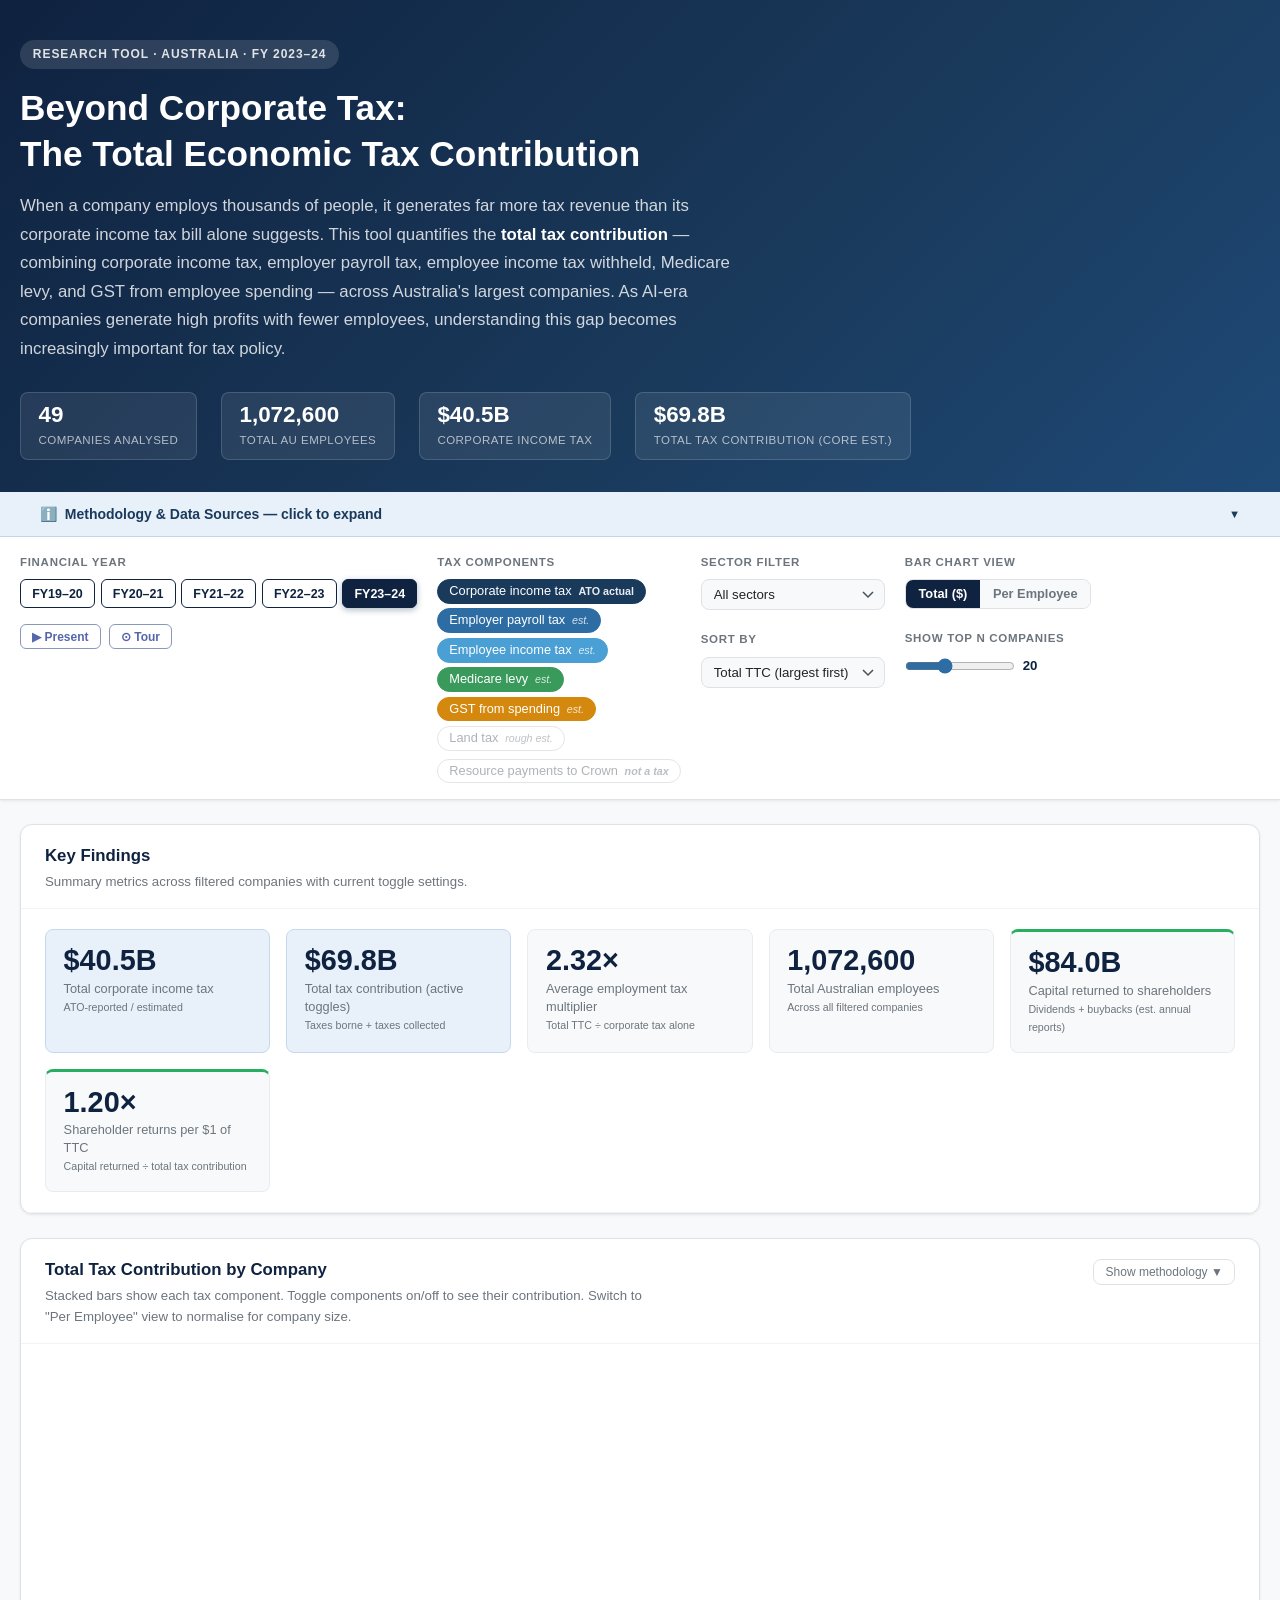
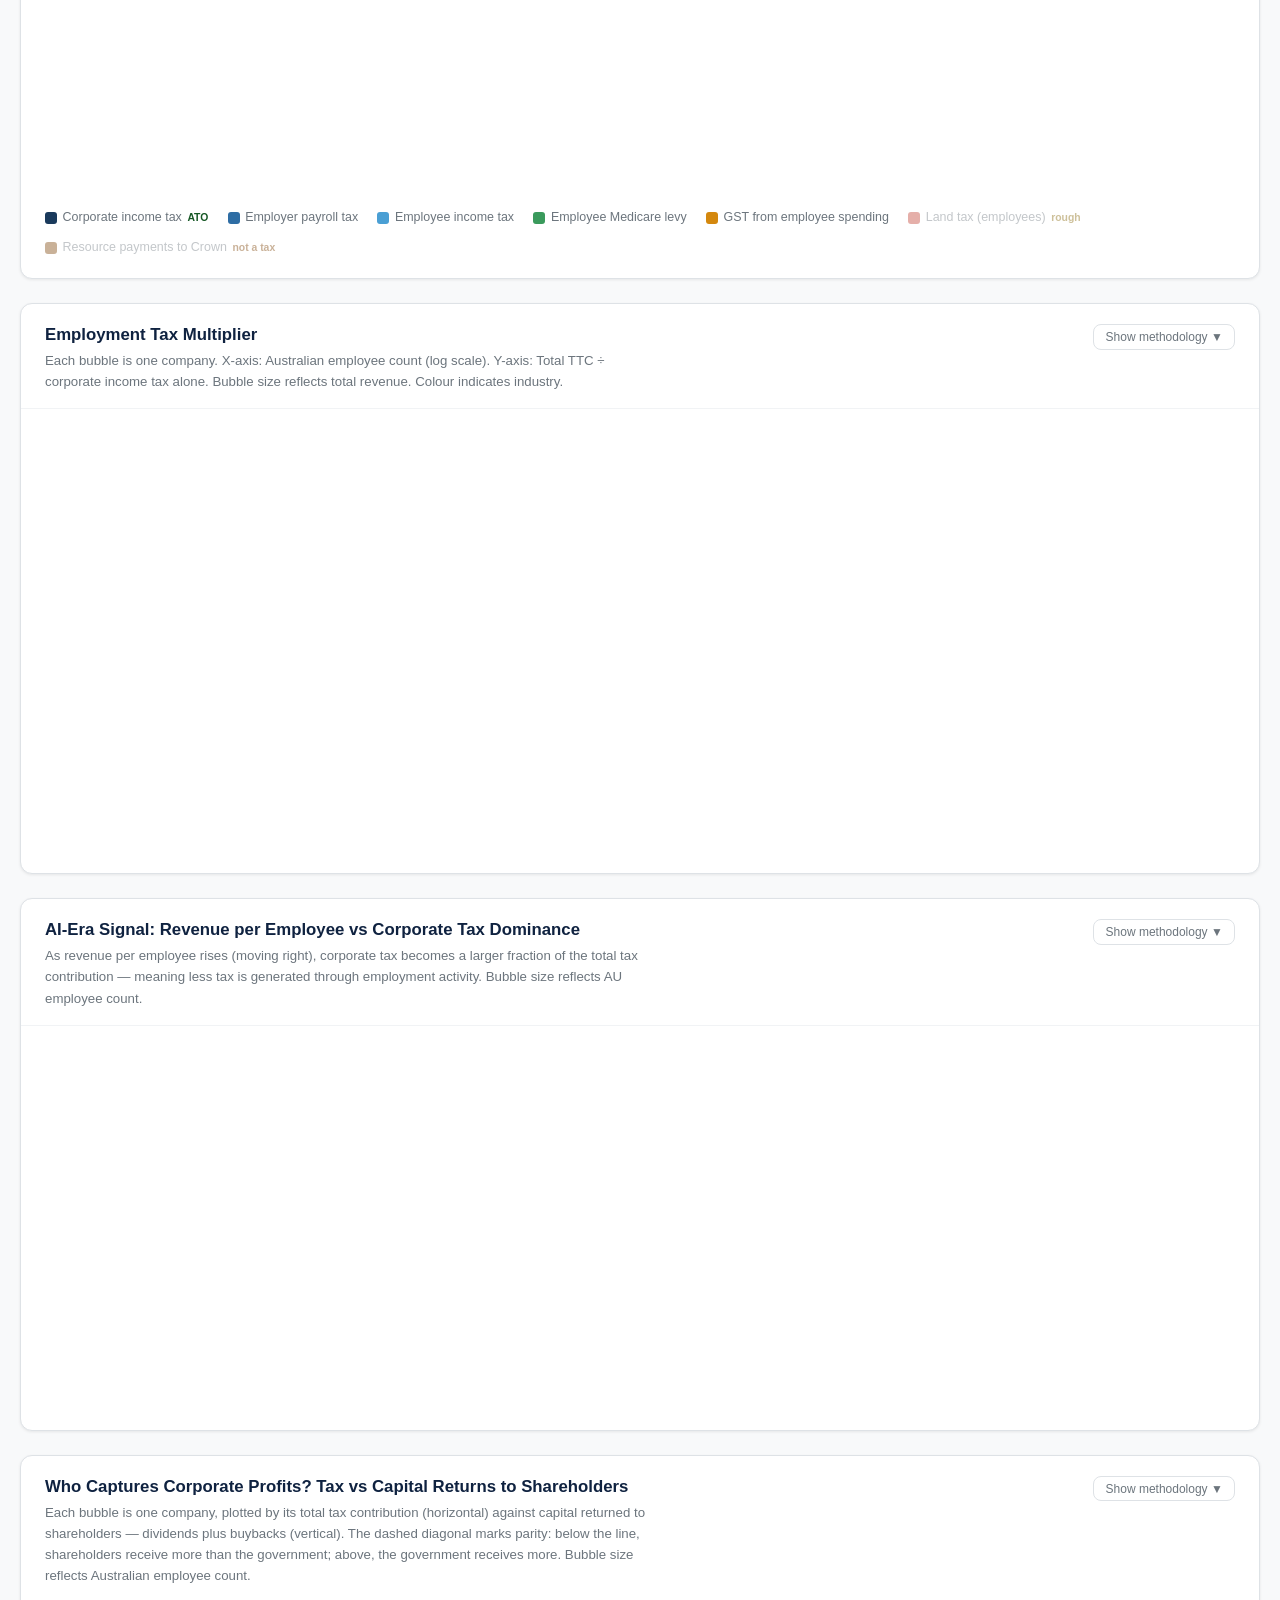
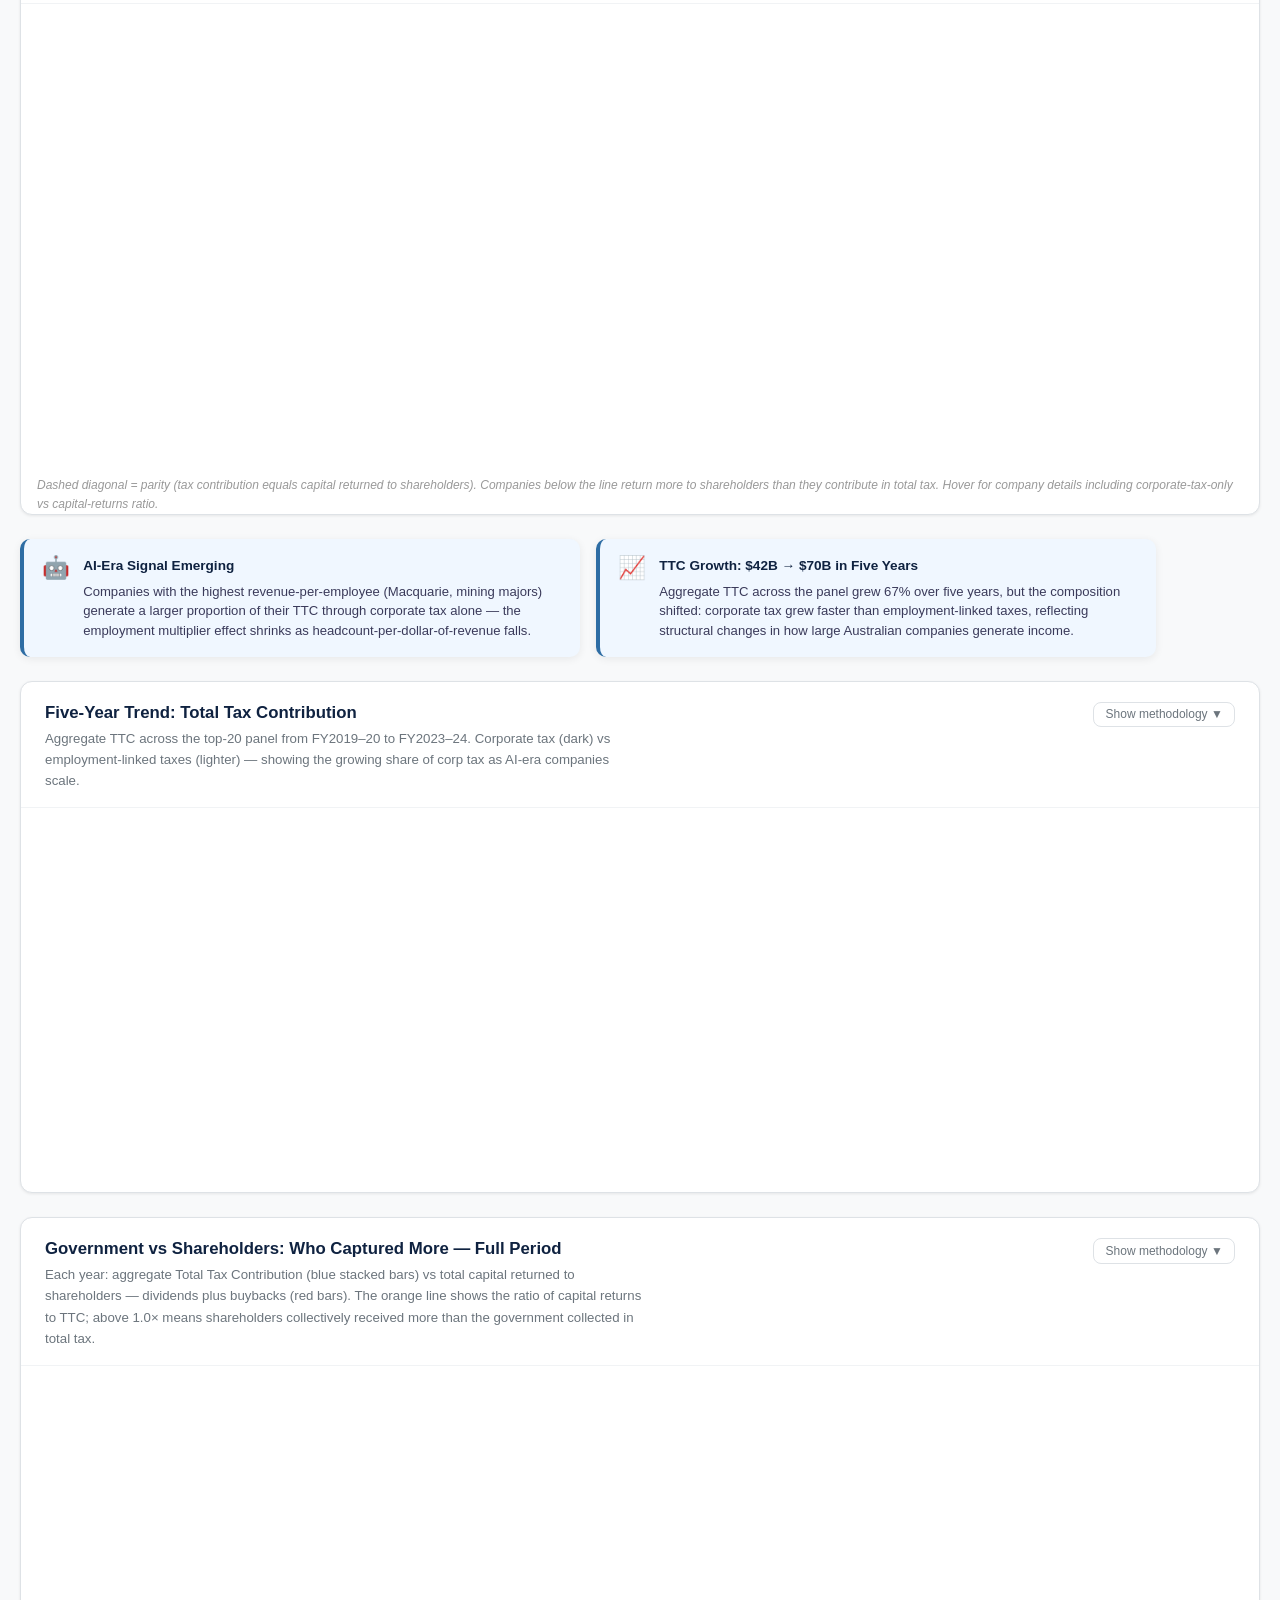
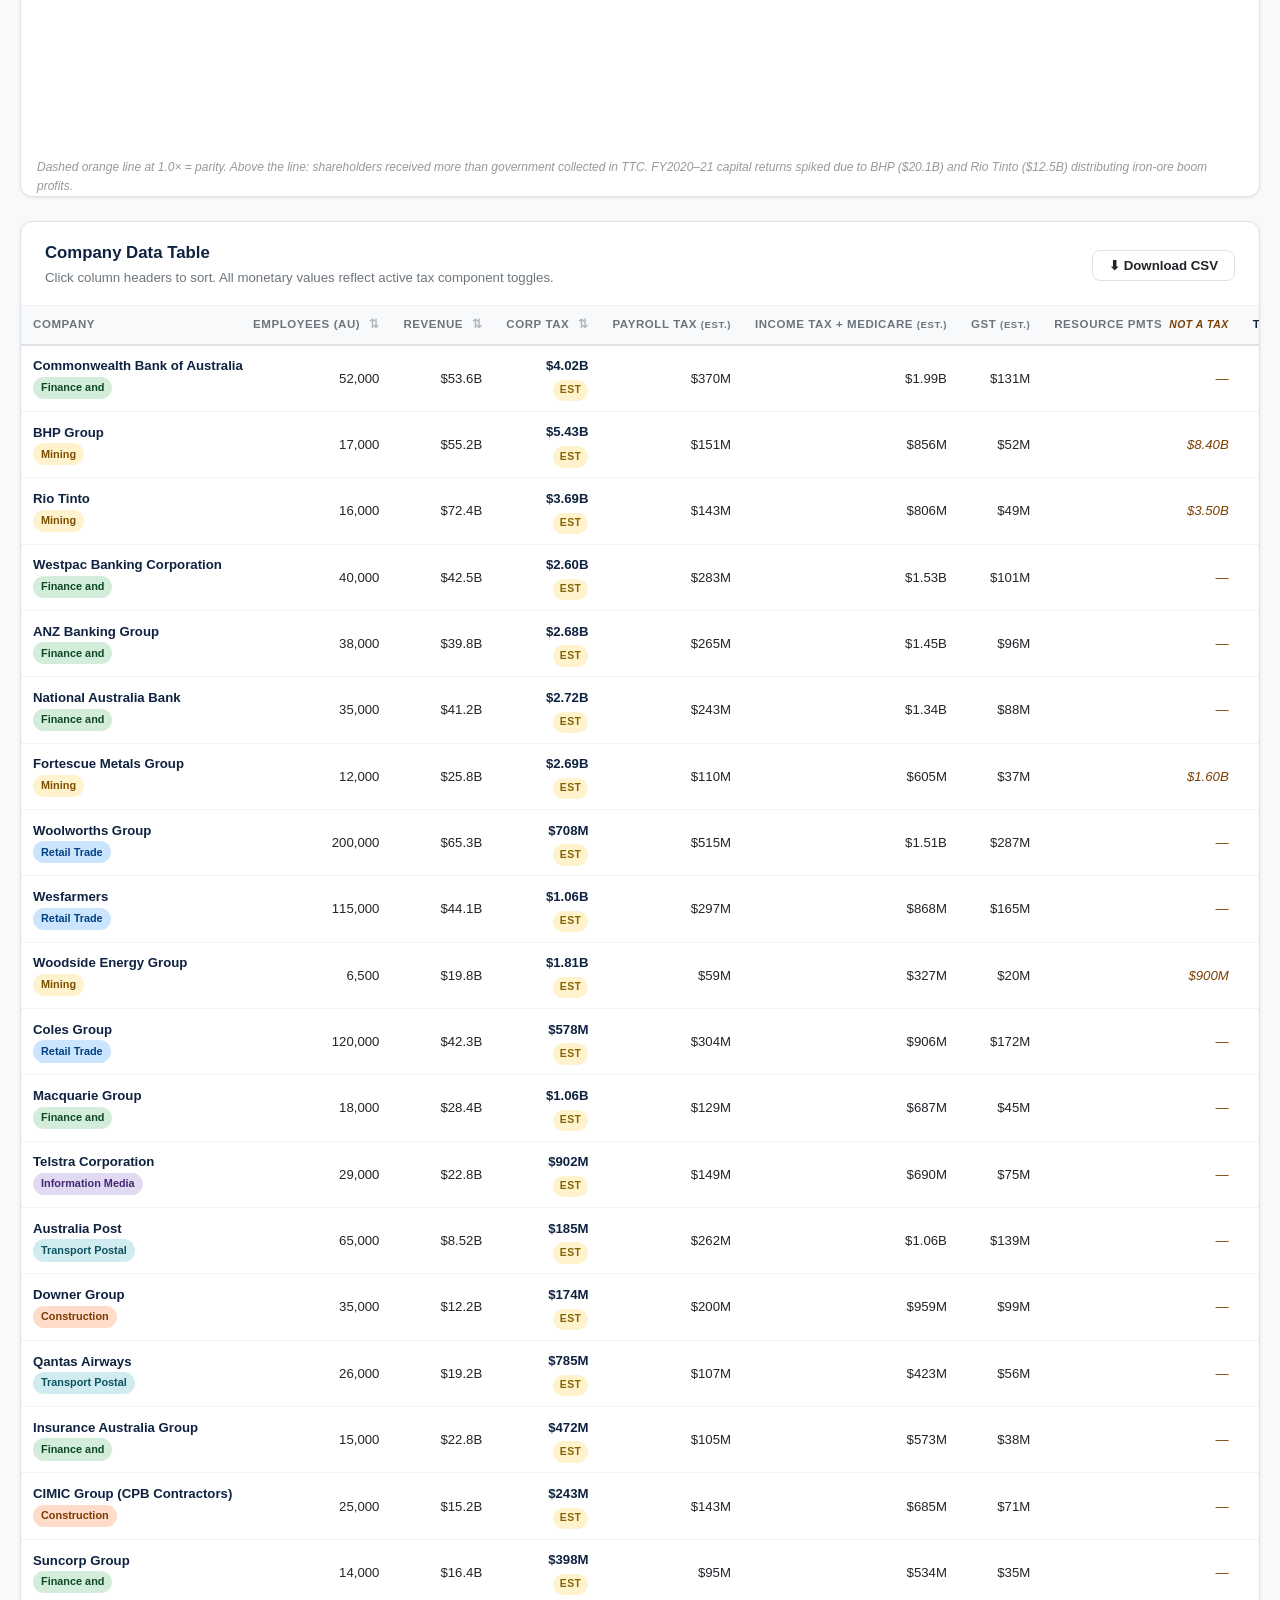
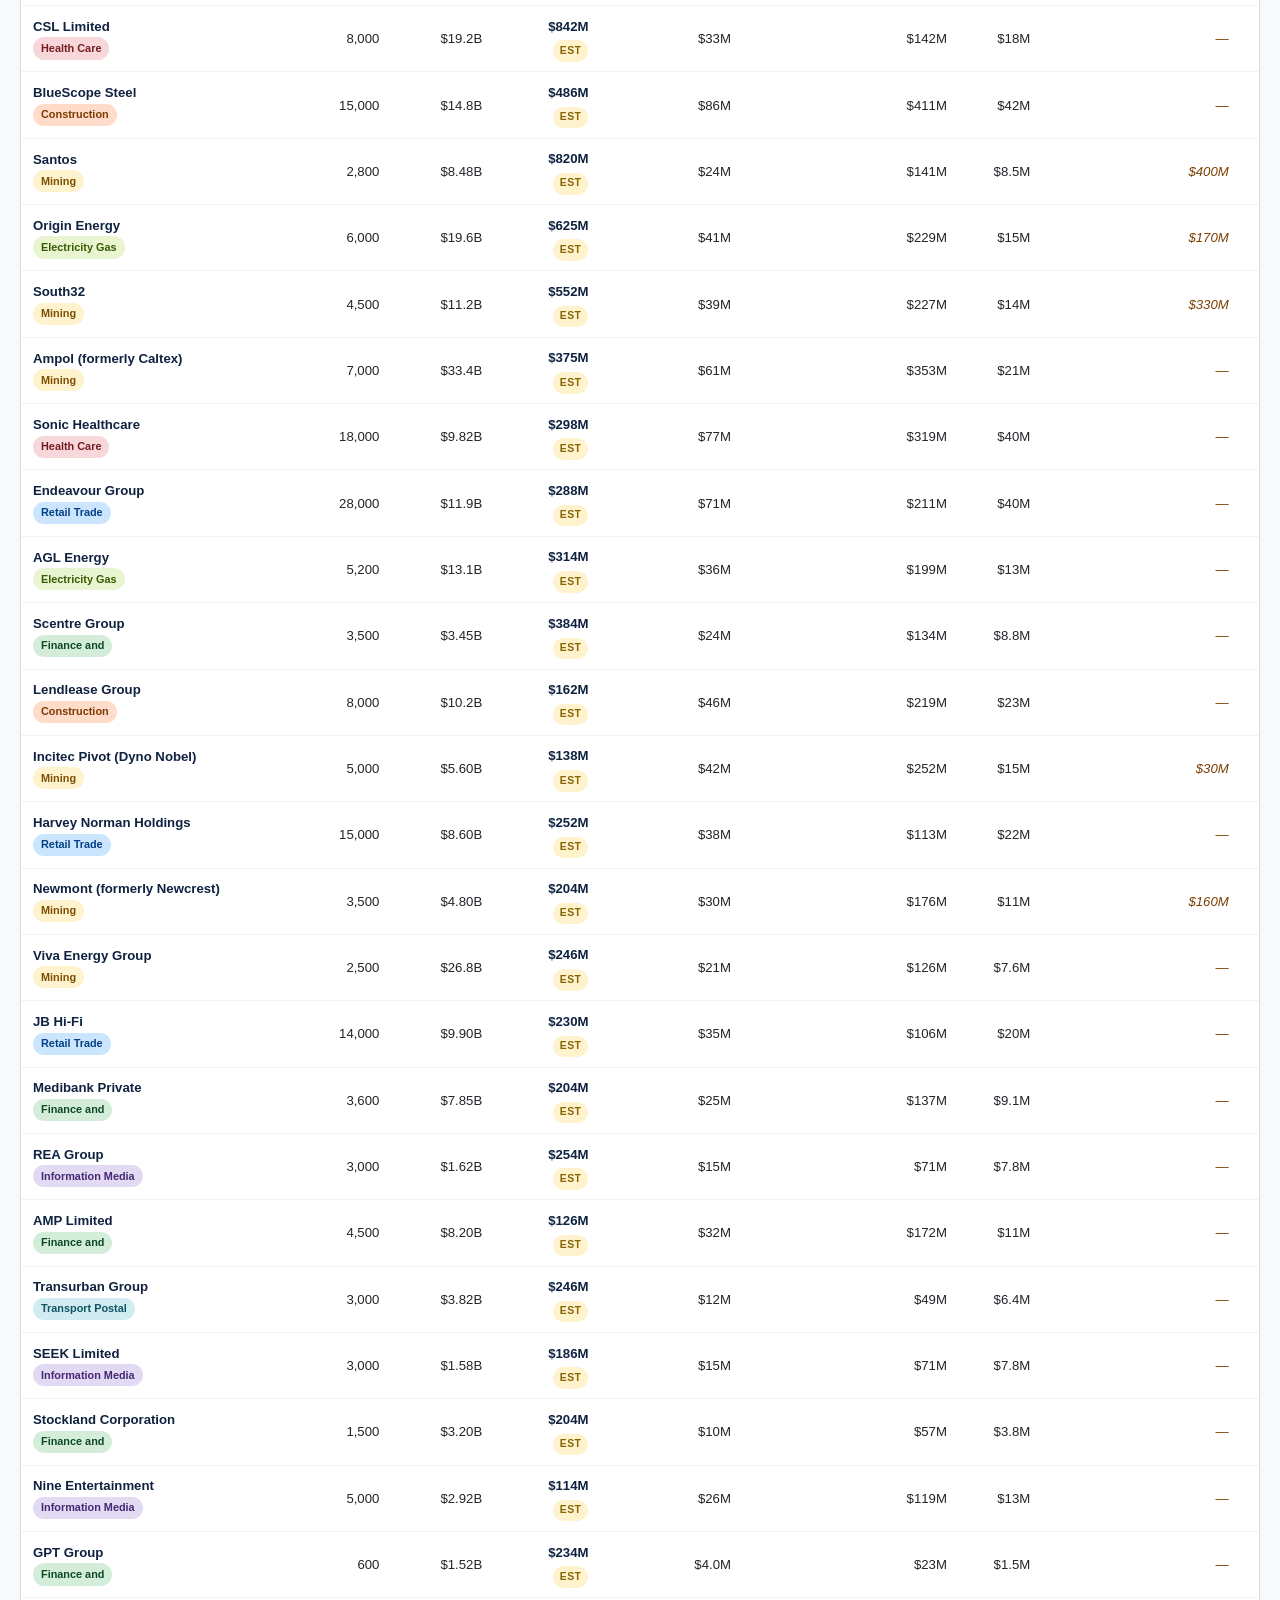
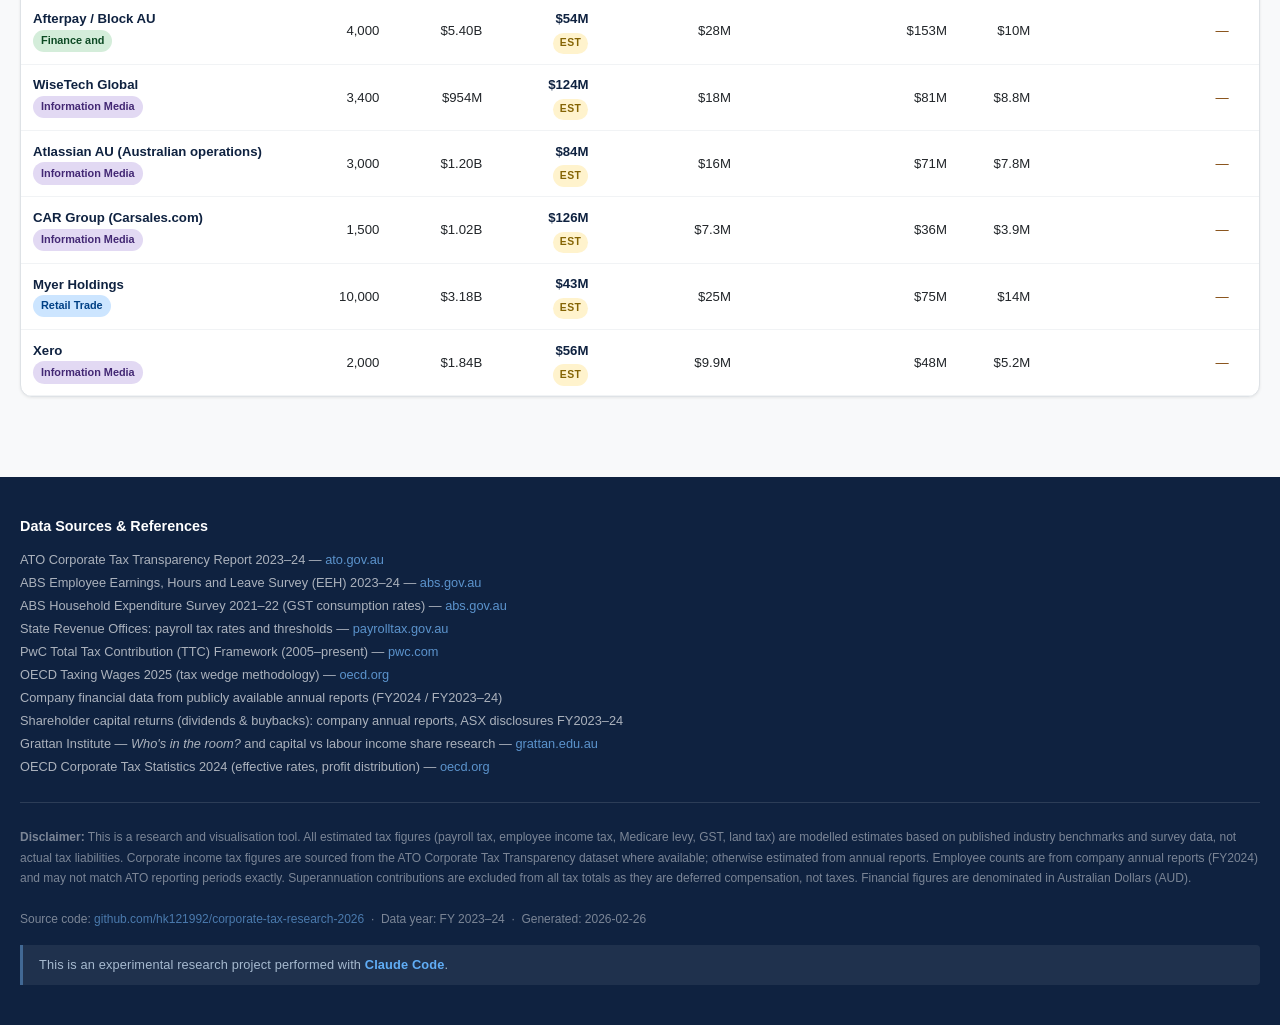
<file: docs/index.html>
<!DOCTYPE html>
<html lang="en">
<head>
  <meta charset="UTF-8">
  <meta name="viewport" content="width=device-width, initial-scale=1.0">
  <title>Corporate Tax Research 2026 — Total Tax Contribution Analysis | Australia</title>
  <meta name="description" content="Research tool visualising the total economic tax contribution of Australia's largest corporations, including corporate income tax, payroll tax, employee income tax, Medicare levy and GST.">
  <link rel="stylesheet" href="style.css">
</head>
<body>

<!-- ===================================================================
     HEADER / HERO
     =================================================================== -->
<header class="site-header">
  <div class="container">
    <div class="header-inner">
      <div class="header-badge" id="year-badge">Research Tool · Australia · FY 2023–24</div>

      <h1>Beyond Corporate Tax:<br>The Total Economic Tax Contribution</h1>

      <p class="header-subtitle">
        When a company employs thousands of people, it generates far more tax revenue than
        its corporate income tax bill alone suggests. This tool quantifies the
        <strong style="color:#fff">total tax contribution</strong> — combining corporate income tax,
        employer payroll tax, employee income tax withheld, Medicare levy, and GST from employee spending —
        across Australia's largest companies. As AI-era companies generate high profits with fewer
        employees, understanding this gap becomes increasingly important for tax policy.
      </p>

      <div class="header-stats">
        <div class="stat-pill">
          <span class="stat-value" id="agg-companies">—</span>
          <span class="stat-label">Companies analysed</span>
        </div>
        <div class="stat-pill">
          <span class="stat-value" id="agg-employees">—</span>
          <span class="stat-label">Total AU employees</span>
        </div>
        <div class="stat-pill">
          <span class="stat-value" id="agg-corp-tax">—</span>
          <span class="stat-label">Corporate income tax</span>
        </div>
        <div class="stat-pill">
          <span class="stat-value" id="agg-ttc">—</span>
          <span class="stat-label">Total tax contribution (core est.)</span>
        </div>
      </div>
    </div>
  </div>
</header>

<!-- ===================================================================
     METHODOLOGY BANNER
     =================================================================== -->
<div class="methodology-banner">
  <div class="container">
    <button class="methodology-toggle" id="meth-toggle" aria-expanded="false">
      <span>
        ℹ️ &nbsp;Methodology &amp; Data Sources — click to expand
      </span>
      <span class="toggle-icon">▼</span>
    </button>
  </div>

  <div id="meth-content" class="methodology-content">
    <p style="font-size:0.85rem;color:#4a4a6a;margin-bottom:1rem;max-width:780px">
      This analysis uses the <strong>PwC Total Tax Contribution (TTC) Framework</strong> (2005–present),
      distinguishing <em>Taxes Borne</em> (paid directly by the company) from <em>Taxes Collected</em>
      (collected by the company on behalf of government). Corporate income tax figures are sourced from
      the <strong>ATO Corporate Tax Transparency dataset</strong> (actual reported values). All other
      figures are modelled estimates clearly marked as such.
    </p>

    <div class="method-grid">
      <div class="method-card">
        <h4>🏢 Corporate Income Tax</h4>
        <p>Source: ATO Corporate Tax Transparency Report 2023–24.<br>
        Entities with total income ≥ $100M. Where ATO data is not yet matched, annual report estimates are used and flagged.</p>
        <p><strong>Type:</strong> Taxes Borne — actual</p>
      </div>

      <div class="method-card">
        <h4>🏦 Employer Payroll Tax</h4>
        <p>State payroll tax on wages above state-specific thresholds. Rates: NSW 5.45%, VIC 4.85%, QLD 4.75%, WA 5.50%, SA 4.95%.</p>
        <code>max(0, state_wages − threshold) × rate</code>
        <p style="margin-top:0.5rem"><strong>Type:</strong> Taxes Borne — estimated</p>
      </div>

      <div class="method-card">
        <h4>💼 Employee Income Tax (5-Quintile Model)</h4>
        <p>Uses a <strong>5-quintile salary distribution</strong> per industry (ABS EEH Survey 2023–24),
        not just the median. This corrects for Jensen's inequality: using only the median understates
        income tax by ~19–26% in high-dispersion industries (mining, finance).</p>
        <code>E[tax(salary)] = Σ 0.2 × tax(salary_q)</code>
        <p style="margin-top:0.5rem"><strong>Type:</strong> Taxes Collected — estimated</p>
      </div>

      <div class="method-card">
        <h4>🏥 Medicare Levy</h4>
        <p>2% of gross salary. Applied across the same quintile distribution as income tax. Low-income threshold applies for the lowest quintile earners.</p>
        <code>medicare = salary × 0.02</code>
        <p style="margin-top:0.5rem"><strong>Type:</strong> Taxes Collected — estimated</p>
      </div>

      <div class="method-card">
        <h4>🛒 GST from Employee Spending</h4>
        <p>Based on ABS Household Expenditure Survey 2021–22. GST covers ~47% of Australian household
        consumption nationally, but varies by income band: higher earners spend proportionally more on
        GST-exempt categories (private health, overseas travel, financial services).</p>
        <code>after_tax × consumption_rate × gst_coverage × (10/110)</code>
        <p style="margin-top:0.5rem"><strong>Type:</strong> Taxes Collected — estimated</p>
      </div>

      <div class="method-card">
        <h4>⚠️ Land Tax (optional)</h4>
        <p>Rough estimate of residential land tax paid by employee homeowners.
        <em>Disabled by default</em> — enable via the toggle. Highly variable by location and individual circumstances. Treat as indicative only.</p>
        <code>employees × homeownership_rate × median_land_value × rate</code>
        <p style="margin-top:0.5rem"><strong>Type:</strong> Taxes Borne — rough estimate</p>
      </div>

      <div class="method-card method-card-resource">
        <h4>⛏️ Resource Payments to Crown (optional)</h4>
        <p><strong>NOT a tax</strong> — these are payments to government in its role as <em>resource owner</em>, not as sovereign tax authority. Shown separately to display the full economic contribution of resource companies without misclassifying their nature.</p>
        <p><strong>Royalties:</strong> State-based charges on extracted commodities (iron ore, coal, gas, gold). WA levies 7.5% on iron ore netback value; Queensland levies royalties on coal and gas. Sources: company annual reports, state royalty schedules.</p>
        <p><strong>PRRT:</strong> Petroleum Resource Rent Tax — a Commonwealth tax on the <em>profits</em> of petroleum projects above a threshold return. Applies to Woodside, Santos, Origin (APLNG) and BHP's residual petroleum interests.</p>
        <code>BHP: ~$8.0B royalties + ~$0.4B PRRT · Rio Tinto: ~$3.5B · Fortescue: ~$1.6B</code>
        <p style="margin-top:0.5rem"><strong>Type:</strong> Resource payments — distinct from taxes borne or taxes collected. Disabled by default.</p>
      </div>
    </div>

    <p style="font-size:0.75rem;color:#7a7a8a;margin-top:1rem;max-width:780px">
      <strong>Disclaimer:</strong> Estimates are illustrative. Payroll tax, income tax, GST and land tax
      figures are modelled from published industry and survey data. They are not actual tax liabilities.
      Superannuation contributions (11.5% of OTE) are a significant employer cost but are not a tax and
      are excluded from all totals.
    </p>
  </div>
</div>

<!-- ===================================================================
     CONTROLS PANEL (sticky)
     =================================================================== -->
<div class="controls-section" id="controls-section">
  <!-- Mobile-only toggle — hidden on desktop via CSS -->
  <button class="controls-mobile-toggle" id="controls-mobile-toggle" aria-expanded="false" aria-controls="controls-body">
    <span class="controls-toggle-label">⚙ Filters &amp; Options</span>
    <span class="controls-toggle-icon" aria-hidden="true">▼</span>
  </button>

  <div class="controls-body" id="controls-body">
  <div class="controls-inner">

    <!-- Year selector — first on mobile (most used control) -->
    <div class="controls-group controls-group-year">
      <div class="controls-group-label">Financial Year</div>
      <div class="year-selector" role="group" aria-label="Select financial year">
        <button class="year-btn" data-year="2019-20">FY19–20</button>
        <button class="year-btn" data-year="2020-21">FY20–21</button>
        <button class="year-btn" data-year="2021-22">FY21–22</button>
        <button class="year-btn" data-year="2022-23">FY22–23</button>
        <button class="year-btn active" data-year="2023-24">FY23–24</button>
      </div>
      <div class="year-action-row">
        <button class="action-link-btn" id="btn-present" title="Open presentation mode">▶ Present</button>
        <button class="action-link-btn" id="btn-walkthrough" title="Start guided tour">⊙ Tour</button>
      </div>
    </div>

    <!-- Tax component toggles -->
    <div class="controls-group">
      <div class="controls-group-label">Tax Components</div>
      <div class="toggle-grid" id="toggle-grid">
        <!-- Rendered by JS -->
        <label class="tax-toggle" style="--c:#1a3a5c">
          <input type="checkbox" data-component="corporate_income_tax" checked>
          <span class="toggle-label">Corporate income tax <span class="actual-tag">ATO actual</span></span>
        </label>
        <label class="tax-toggle" style="--c:#2e6da4">
          <input type="checkbox" data-component="employer_payroll_tax" checked>
          <span class="toggle-label">Employer payroll tax <span class="est-tag">est.</span></span>
        </label>
        <label class="tax-toggle" style="--c:#4a9fd4">
          <input type="checkbox" data-component="employee_income_tax_withheld" checked>
          <span class="toggle-label">Employee income tax <span class="est-tag">est.</span></span>
        </label>
        <label class="tax-toggle" style="--c:#3a9a5c">
          <input type="checkbox" data-component="employee_medicare_levy" checked>
          <span class="toggle-label">Medicare levy <span class="est-tag">est.</span></span>
        </label>
        <label class="tax-toggle" style="--c:#d4880e">
          <input type="checkbox" data-component="employee_gst_spending_estimate" checked>
          <span class="toggle-label">GST from spending <span class="est-tag">est.</span></span>
        </label>
        <label class="tax-toggle" style="--c:#c0392b"
          data-tooltip="Rough estimate — highly variable. See methodology.">
          <input type="checkbox" data-component="land_tax_estimate">
          <span class="toggle-label">Land tax <span class="est-tag">rough est.</span></span>
        </label>
        <label class="tax-toggle resource-toggle" style="--c:#7b3f00"
          data-tooltip="Royalties + PRRT paid to government as resource owner. NOT a tax. Mining/petroleum companies only.">
          <input type="checkbox" data-component="resource_payments_to_crown">
          <span class="toggle-label">Resource payments to Crown <span class="resource-tag">not a tax</span></span>
        </label>
      </div>
    </div>

    <!-- Sector filter -->
    <div class="controls-group">
      <div class="controls-group-label">Sector Filter</div>
      <select class="controls-select" id="filter-sector">
        <option value="all">All sectors</option>
        <option value="mining">Mining &amp; Resources</option>
        <option value="banking">Finance &amp; Banking</option>
        <option value="retail">Retail Trade</option>
        <option value="tech">Tech &amp; Media</option>
        <option value="healthcare">Healthcare</option>
        <option value="energy">Energy &amp; Utilities</option>
        <option value="construction">Construction</option>
        <option value="transport">Transport</option>
      </select>

      <div class="controls-group-label" style="margin-top:0.75rem">Sort By</div>
      <select class="controls-select" id="sort-by">
        <option value="total_ttc">Total TTC (largest first)</option>
        <option value="corp_tax">Corporate tax</option>
        <option value="employees">Employees (AU)</option>
        <option value="multiplier">Employment multiplier</option>
        <option value="rev_per_emp">Revenue per employee</option>
        <option value="revenue">Total revenue</option>
      </select>
    </div>

    <!-- View options -->
    <div class="controls-group">
      <div class="controls-group-label">Bar Chart View</div>
      <div class="view-toggle-group">
        <button class="view-btn active" data-view="total">Total ($)</button>
        <button class="view-btn" data-view="per_employee">Per Employee</button>
      </div>

      <div class="controls-group-label" style="margin-top:0.75rem">Show Top N Companies</div>
      <div class="slider-row">
        <input class="controls-slider" type="range" id="top-n-slider" min="5" max="49" value="20">
        <span class="slider-value" id="top-n-label">20</span>
      </div>
    </div>

  </div>
  </div><!-- /controls-body -->
</div>

<!-- ===================================================================
     MAIN CONTENT
     =================================================================== -->
<main class="main-content" id="main-content">
  <div class="container">

    <!-- KEY INSIGHTS -->
    <div class="chart-section">
      <div class="section-header">
        <div>
          <h2>Key Findings</h2>
          <p class="section-desc">Summary metrics across filtered companies with current toggle settings.</p>
        </div>
      </div>
      <div class="insight-grid">
        <div class="insight-card highlight">
          <div class="insight-value" id="insight-corp-tax">—</div>
          <div class="insight-label">Total corporate income tax<br><small>ATO-reported / estimated</small></div>
        </div>
        <div class="insight-card highlight">
          <div class="insight-value" id="insight-total-ttc">—</div>
          <div class="insight-label">Total tax contribution (active toggles)<br><small>Taxes borne + taxes collected</small></div>
        </div>
        <div class="insight-card">
          <div class="insight-value" id="insight-multiplier">—</div>
          <div class="insight-label">Average employment tax multiplier<br><small>Total TTC ÷ corporate tax alone</small></div>
        </div>
        <div class="insight-card">
          <div class="insight-value" id="insight-employees">—</div>
          <div class="insight-label">Total Australian employees<br><small>Across all filtered companies</small></div>
        </div>
        <div class="insight-card" style="border-top:3px solid #27ae60">
          <div class="insight-value" id="insight-capital-returns">—</div>
          <div class="insight-label">Capital returned to shareholders<br><small>Dividends + buybacks (est. annual reports)</small></div>
        </div>
        <div class="insight-card" style="border-top:3px solid #27ae60">
          <div class="insight-value" id="insight-tsr-ratio">—</div>
          <div class="insight-label">Shareholder returns per $1 of TTC<br><small>Capital returned ÷ total tax contribution</small></div>
        </div>
      </div>
    </div>

    <!-- CHART 1: STACKED BAR -->
    <div class="chart-section">
      <div class="section-header">
        <div>
          <h2>Total Tax Contribution by Company</h2>
          <p class="section-desc">
            Stacked bars show each tax component. Toggle components on/off to see their contribution.
            Switch to "Per Employee" view to normalise for company size.
          </p>
        </div>
        <button class="method-btn" data-method-toggle="method-bar">Show methodology ▼</button>
      </div>
      <div id="method-bar" class="section-method">
        <strong>Taxes Borne</strong> (dark colours, company pays directly): corporate income tax (ATO actual),
        employer payroll tax (estimated per state).<br>
        <strong>Taxes Collected</strong> (lighter colours, company withholds on behalf of government):
        employee income tax PAYG withholding, Medicare levy, and estimated GST from employees' consumer spending.<br>
        <strong>Per Employee view</strong> divides each value by the company's Australian headcount — useful
        for comparing tax intensity independent of company size.
      </div>
      <div class="chart-body">
        <div class="chart-container chart-container-bar">
          <canvas id="chart-bar"></canvas>
        </div>
      </div>
      <div class="chart-legend" id="chart-legend"></div>
    </div>

    <!-- CHART 2: EMPLOYMENT MULTIPLIER SCATTER -->
    <div class="chart-section">
      <div class="section-header">
        <div>
          <h2>Employment Tax Multiplier</h2>
          <p class="section-desc">
            Each bubble is one company. X-axis: Australian employee count (log scale).
            Y-axis: Total TTC ÷ corporate income tax alone.
            Bubble size reflects total revenue. Colour indicates industry.
          </p>
        </div>
        <button class="method-btn" data-method-toggle="method-scatter">Show methodology ▼</button>
      </div>
      <div id="method-scatter" class="section-method">
        <strong>Employment Tax Multiplier</strong> = Total Tax Contribution / Corporate Income Tax alone.<br>
        A multiplier of 2× means the company generates twice as much total tax as its corporate tax bill suggests.
        High-employment companies (retail, services) typically have multipliers of 3–9×.
        Low-employment, high-profit companies (mining giants, REITs, AI-era tech) cluster near 1.1–1.3×.<br>
        <strong>This is the core finding</strong>: as AI drives revenue/employee higher, the effective total
        tax rate (as a proportion of economic output) falls unless tax policy adapts.
      </div>
      <div class="chart-body">
        <div class="chart-container chart-container-scatter">
          <canvas id="chart-scatter"></canvas>
        </div>
      </div>
    </div>

    <!-- CHART 3: REVENUE PER EMPLOYEE vs CORP TAX SHARE -->
    <div class="chart-section">
      <div class="section-header">
        <div>
          <h2>AI-Era Signal: Revenue per Employee vs Corporate Tax Dominance</h2>
          <p class="section-desc">
            As revenue per employee rises (moving right), corporate tax becomes a larger fraction of
            the total tax contribution — meaning less tax is generated through employment activity.
            Bubble size reflects AU employee count.
          </p>
        </div>
        <button class="method-btn" data-method-toggle="method-wedge">Show methodology ▼</button>
      </div>
      <div id="method-wedge" class="section-method">
        <strong>X-axis</strong>: Total revenue ÷ Australian employees (log scale). A useful proxy for
        "AI-era intensity" — companies moving toward AI-driven operations will shift right over time.<br>
        <strong>Y-axis</strong>: Corporate income tax as a percentage of total tax contribution (with active toggles).<br>
        <strong>Interpretation</strong>: A company in the top-right corner (high revenue/employee, high corp tax %)
        generates most of its tax revenue through corporate tax alone — employment generates little additional
        tax. This is the structural vulnerability in current tax systems as AI scales.
      </div>
      <div class="chart-body">
        <div class="chart-container chart-container-wedge">
          <canvas id="chart-wedge"></canvas>
        </div>
      </div>
    </div>

    <!-- CHART 4: WHO CAPTURES PROFITS? TAX vs SHAREHOLDER RETURNS -->
    <div class="chart-section">
      <div class="section-header">
        <div>
          <h2>Who Captures Corporate Profits? Tax vs Capital Returns to Shareholders</h2>
          <p class="section-desc">
            Each bubble is one company, plotted by its total tax contribution (horizontal) against
            capital returned to shareholders — dividends plus buybacks (vertical).
            The dashed diagonal marks parity: below the line, shareholders receive more than
            the government; above, the government receives more.
            Bubble size reflects Australian employee count.
          </p>
        </div>
        <button class="method-btn" data-method-toggle="method-tsr">Show methodology ▼</button>
      </div>
      <div id="method-tsr" class="section-method">
        <strong>Capital returned to shareholders</strong> = dividends paid + on/off-market share buybacks
        in FY2023–24. Sourced from company annual reports and ASX disclosures.
        Calendar-year reporters (Rio Tinto, Newmont) use full-year 2023 actuals converted at
        prevailing AUD/USD rates. Government-owned entities (Australia Post) have no public capital return.
        Growth-stage companies that retain earnings rather than distributing them (Atlassian, Xero) appear
        near the baseline. <em>Total Shareholder Return (TSR)</em>, which also includes share price
        appreciation, is a broader measure; capital returns are used here as the more
        directly comparable cash-based metric.<br><br>
        <strong>Research context:</strong> The framing draws on academic and policy work examining
        how corporate income is distributed across labour (wages), government (taxes), and
        capital (shareholder returns) — the three primary claimants on corporate revenue:
        Grattan Institute research on capital vs labour income shares in Australia;
        Australia Institute analysis of corporate income distribution;
        OECD Corporate Tax Statistics 2024 (effective rates and shareholder distributions);
        Zucman &amp; Saez on profit-shifting and the distribution of corporate income;
        PwC TTC Framework distinguishing taxes borne vs taxes collected.
        <br><br>
        <strong>Key finding:</strong> For companies below the diagonal, shareholders capture more
        than the government collects in total tax — and the gap is widest when measured against
        corporate tax alone (excluding the employment-linked taxes in TTC). This gap widens as
        revenue-per-employee rises, making it the central distributional question for AI-era tax policy.
      </div>
      <div class="chart-body">
        <div class="chart-container chart-container-scatter">
          <canvas id="chart-tsr"></canvas>
        </div>
      </div>
      <p style="font-size:0.75rem;color:#999;margin:0.5rem 1rem 0;font-style:italic">
        Dashed diagonal = parity (tax contribution equals capital returned to shareholders).
        Companies below the line return more to shareholders than they contribute in total tax.
        Hover for company details including corporate-tax-only vs capital-returns ratio.
      </p>
    </div>

    <!-- NARRATIVE CALLOUTS -->
    <div class="callout-row" id="callout-row">
      <!-- Populated by JS after year load -->
    </div>

    <!-- CHART 5: FIVE-YEAR TREND -->
    <div class="chart-section" id="trend-section">
      <div class="section-header">
        <div>
          <h2>Five-Year Trend: Total Tax Contribution</h2>
          <p class="section-desc">
            Aggregate TTC across the top-20 panel from FY2019–20 to FY2023–24.
            Corporate tax (dark) vs employment-linked taxes (lighter) — showing
            the growing share of corp tax as AI-era companies scale.
          </p>
        </div>
        <button class="method-btn" data-method-toggle="method-trend">Show methodology ▼</button>
      </div>
      <div id="method-trend" class="section-method">
        <strong>Panel consistency:</strong> The trend uses the same 20 companies in all years so
        that movements reflect genuine year-on-year changes rather than composition effects.
        <br><strong>FY2020–21 spike</strong> reflects the iron ore price boom (BHP, Rio Tinto, Fortescue)
        lifting corporate taxes sharply; employment taxes were relatively stable.
        <br><strong>FY2019–20 suppression</strong> reflects COVID: Qantas paid $0 corp tax, Westpac was
        constrained by the AUSTRAC settlement; employment taxes still flowed.
      </div>
      <div class="chart-body">
        <div class="chart-container chart-container-trend">
          <canvas id="chart-trend"></canvas>
        </div>
      </div>
    </div>

    <!-- CHART 6: TTC vs CAPITAL RETURNS — FULL PERIOD -->
    <div class="chart-section" id="ratio-trend-section">
      <div class="section-header">
        <div>
          <h2>Government vs Shareholders: Who Captured More — Full Period</h2>
          <p class="section-desc">
            Each year: aggregate Total Tax Contribution (blue stacked bars) vs total capital
            returned to shareholders — dividends plus buybacks (red bars).
            The orange line shows the ratio of capital returns to TTC; above 1.0×
            means shareholders collectively received more than the government collected in total tax.
          </p>
        </div>
        <button class="method-btn" data-method-toggle="method-ratio-trend">Show methodology ▼</button>
      </div>
      <div id="method-ratio-trend" class="section-method">
        <strong>TTC (blue):</strong> Aggregate total tax contribution across the top-20 panel for each year —
        corporate income tax (dark) plus all estimated employment-linked taxes (payroll, income tax withheld, Medicare levy, GST from spending).<br>
        <strong>Capital returns (red):</strong> Dividends paid plus on/off-market share buybacks, sourced from annual
        reports and ASX disclosures. Calendar-year reporters (Rio Tinto) use full-year actuals converted at prevailing
        AUD/USD rates.<br>
        <strong>Ratio line (orange):</strong> Capital returns ÷ Total TTC. A ratio above 1.0× indicates that the panel
        returned more to shareholders than it contributed in total tax that year. The dashed line at 1.0× marks parity.<br>
        <strong>Note:</strong> This chart is fixed across the full five-year period regardless of the year selector above.
        Resource payments (royalties, PRRT) are excluded from TTC in this view — they are payments to government as
        resource owner, not taxes, and would inflate the government-capture figure.
      </div>
      <div class="chart-body">
        <div class="chart-container chart-container-trend">
          <canvas id="chart-ratio-trend"></canvas>
        </div>
      </div>
      <p style="font-size:0.75rem;color:#999;margin:0.5rem 1rem 0;font-style:italic">
        Dashed orange line at 1.0× = parity. Above the line: shareholders received more than government collected in TTC.
        FY2020–21 capital returns spiked due to BHP ($20.1B) and Rio Tinto ($12.5B) distributing iron-ore boom profits.
      </p>
    </div>

    <!-- DATA TABLE -->
    <div class="table-section">
      <div class="table-header-row">
        <div>
          <h2 style="font-size:1.05rem;color:var(--navy)">Company Data Table</h2>
          <p class="section-desc" style="margin:0.2rem 0 0">
            Click column headers to sort. All monetary values reflect active tax component toggles.
          </p>
        </div>
        <div class="table-actions">
          <button class="btn btn-outline" id="download-csv">⬇ Download CSV</button>
        </div>
      </div>

      <div class="table-wrap">
        <table class="data-table" aria-label="Company tax data">
          <thead>
            <tr>
              <th>Company</th>
              <th class="num" data-sort="employees">Employees (AU) <span class="sort-arrow">⇅</span></th>
              <th class="num" data-sort="revenue">Revenue <span class="sort-arrow">⇅</span></th>
              <th class="num" data-sort="corp_tax">
                Corp Tax
                <span class="sort-arrow">⇅</span>
              </th>
              <th class="num"
                data-tooltip="Estimated employer payroll tax&#10;(state rates × wages above threshold)">
                Payroll Tax <small>(est.)</small>
              </th>
              <th class="num"
                data-tooltip="Estimated employee income tax&#10;withheld + Medicare levy">
                Income Tax + Medicare <small>(est.)</small>
              </th>
              <th class="num"
                data-tooltip="Estimated GST from employee&#10;consumer spending (ABS HES)">
                GST <small>(est.)</small>
              </th>
              <th class="num resource-col-header"
                data-tooltip="Royalties + PRRT paid to government as resource owner.&#10;NOT a tax — distinct from taxes borne/collected.&#10;Mining/petroleum companies only. Source: annual reports.">
                Resource pmts <small class="resource-tag-sm">not a tax</small>
              </th>
              <th class="num" data-sort="total_ttc">Total TTC <span class="sort-arrow">▼</span></th>
              <th class="multiplier-cell" data-sort="multiplier">
                Multiplier <span class="sort-arrow">⇅</span>
              </th>
              <th class="num" data-sort="rev_per_emp">Rev/Employee <span class="sort-arrow">⇅</span></th>
            </tr>
          </thead>
          <tbody id="table-body">
            <tr><td colspan="11" style="text-align:center;padding:2rem;color:#aaa">Loading…</td></tr>
          </tbody>
        </table>
      </div>
    </div>

  </div><!-- /container -->
</main>

<!-- ===================================================================
     FOOTER
     =================================================================== -->
<footer class="site-footer">
  <div class="footer-inner">
    <h3>Data Sources &amp; References</h3>
    <ul class="sources-list">
      <li>ATO Corporate Tax Transparency Report 2023–24 —
        <a href="https://www.ato.gov.au/businesses-and-organisations/corporate-tax-measures-and-assurance/large-business/corporate-tax-transparency" target="_blank" rel="noopener">ato.gov.au</a>
      </li>
      <li>ABS Employee Earnings, Hours and Leave Survey (EEH) 2023–24 —
        <a href="https://www.abs.gov.au/statistics/labour/earnings-and-work-hours/employee-earnings-hours-and-leave-australia" target="_blank" rel="noopener">abs.gov.au</a>
      </li>
      <li>ABS Household Expenditure Survey 2021–22 (GST consumption rates) —
        <a href="https://www.abs.gov.au/statistics/economy/finance/household-expenditure-survey-australia-summary-results" target="_blank" rel="noopener">abs.gov.au</a>
      </li>
      <li>State Revenue Offices: payroll tax rates and thresholds —
        <a href="https://www.payrolltax.gov.au/resources" target="_blank" rel="noopener">payrolltax.gov.au</a>
      </li>
      <li>PwC Total Tax Contribution (TTC) Framework (2005–present) —
        <a href="https://www.pwc.com/gx/en/services/tax/publications/total-tax-contribution-framework.html" target="_blank" rel="noopener">pwc.com</a>
      </li>
      <li>OECD Taxing Wages 2025 (tax wedge methodology) —
        <a href="https://www.oecd.org/tax/taxing-wages-20725124.htm" target="_blank" rel="noopener">oecd.org</a>
      </li>
      <li>Company financial data from publicly available annual reports (FY2024 / FY2023–24)</li>
      <li>Shareholder capital returns (dividends &amp; buybacks): company annual reports, ASX disclosures FY2023–24</li>
      <li>Grattan Institute — <em>Who's in the room?</em> and capital vs labour income share research —
        <a href="https://grattan.edu.au" target="_blank" rel="noopener">grattan.edu.au</a>
      </li>
      <li>OECD Corporate Tax Statistics 2024 (effective rates, profit distribution) —
        <a href="https://www.oecd.org/tax/tax-policy/corporate-tax-statistics.htm" target="_blank" rel="noopener">oecd.org</a>
      </li>
    </ul>

    <div class="footer-disclaimer">
      <strong>Disclaimer:</strong> This is a research and visualisation tool.
      All estimated tax figures (payroll tax, employee income tax, Medicare levy, GST, land tax)
      are modelled estimates based on published industry benchmarks and survey data, not actual tax
      liabilities. Corporate income tax figures are sourced from the ATO Corporate Tax Transparency
      dataset where available; otherwise estimated from annual reports. Employee counts are from
      company annual reports (FY2024) and may not match ATO reporting periods exactly.
      Superannuation contributions are excluded from all tax totals as they are deferred compensation,
      not taxes. Financial figures are denominated in Australian Dollars (AUD).
      <br><br>
      Source code: <a href="https://github.com/hk121992/corporate-tax-research-2026" style="color:rgba(100,160,220,0.7)" target="_blank" rel="noopener">github.com/hk121992/corporate-tax-research-2026</a>
      &nbsp;·&nbsp; Data year: FY 2023–24
      &nbsp;·&nbsp; Generated: <span id="generated-date"></span>
    </div>

    <div class="footer-experimental">
      This is an experimental research project performed with <strong>Claude Code</strong>.
    </div>
  </div>
</footer>

<!-- ===================================================================
     SCRIPTS
     =================================================================== -->
<!-- Chart.js (local copy for offline/proxy environments) -->
<script src="chart.umd.js"></script>
<!-- Embedded datasets — all years loaded upfront so year-switching is instant -->
<script src="dataset_2019_20.js"></script>
<script src="dataset_2020_21.js"></script>
<script src="dataset_2021_22.js"></script>
<script src="dataset_2022_23.js"></script>
<script src="dataset_2023_24.js"></script>
<!-- App logic -->
<script src="app.js"></script>
<!-- Presentation & walkthrough -->
<script src="presentation.js"></script>
<script src="walkthrough.js"></script>

<script>
  // Set generated date from embedded dataset metadata
  document.addEventListener("DOMContentLoaded", () => {
    const datasets = window.__DATASETS__ || {};
    const d = datasets["australia_2023-24"];
    const el = document.getElementById("generated-date");
    if (el && d?.meta?.generated) {
      el.textContent = d.meta.generated.substring(0, 10);
    }
  });
</script>

</body>
</html>
</file>
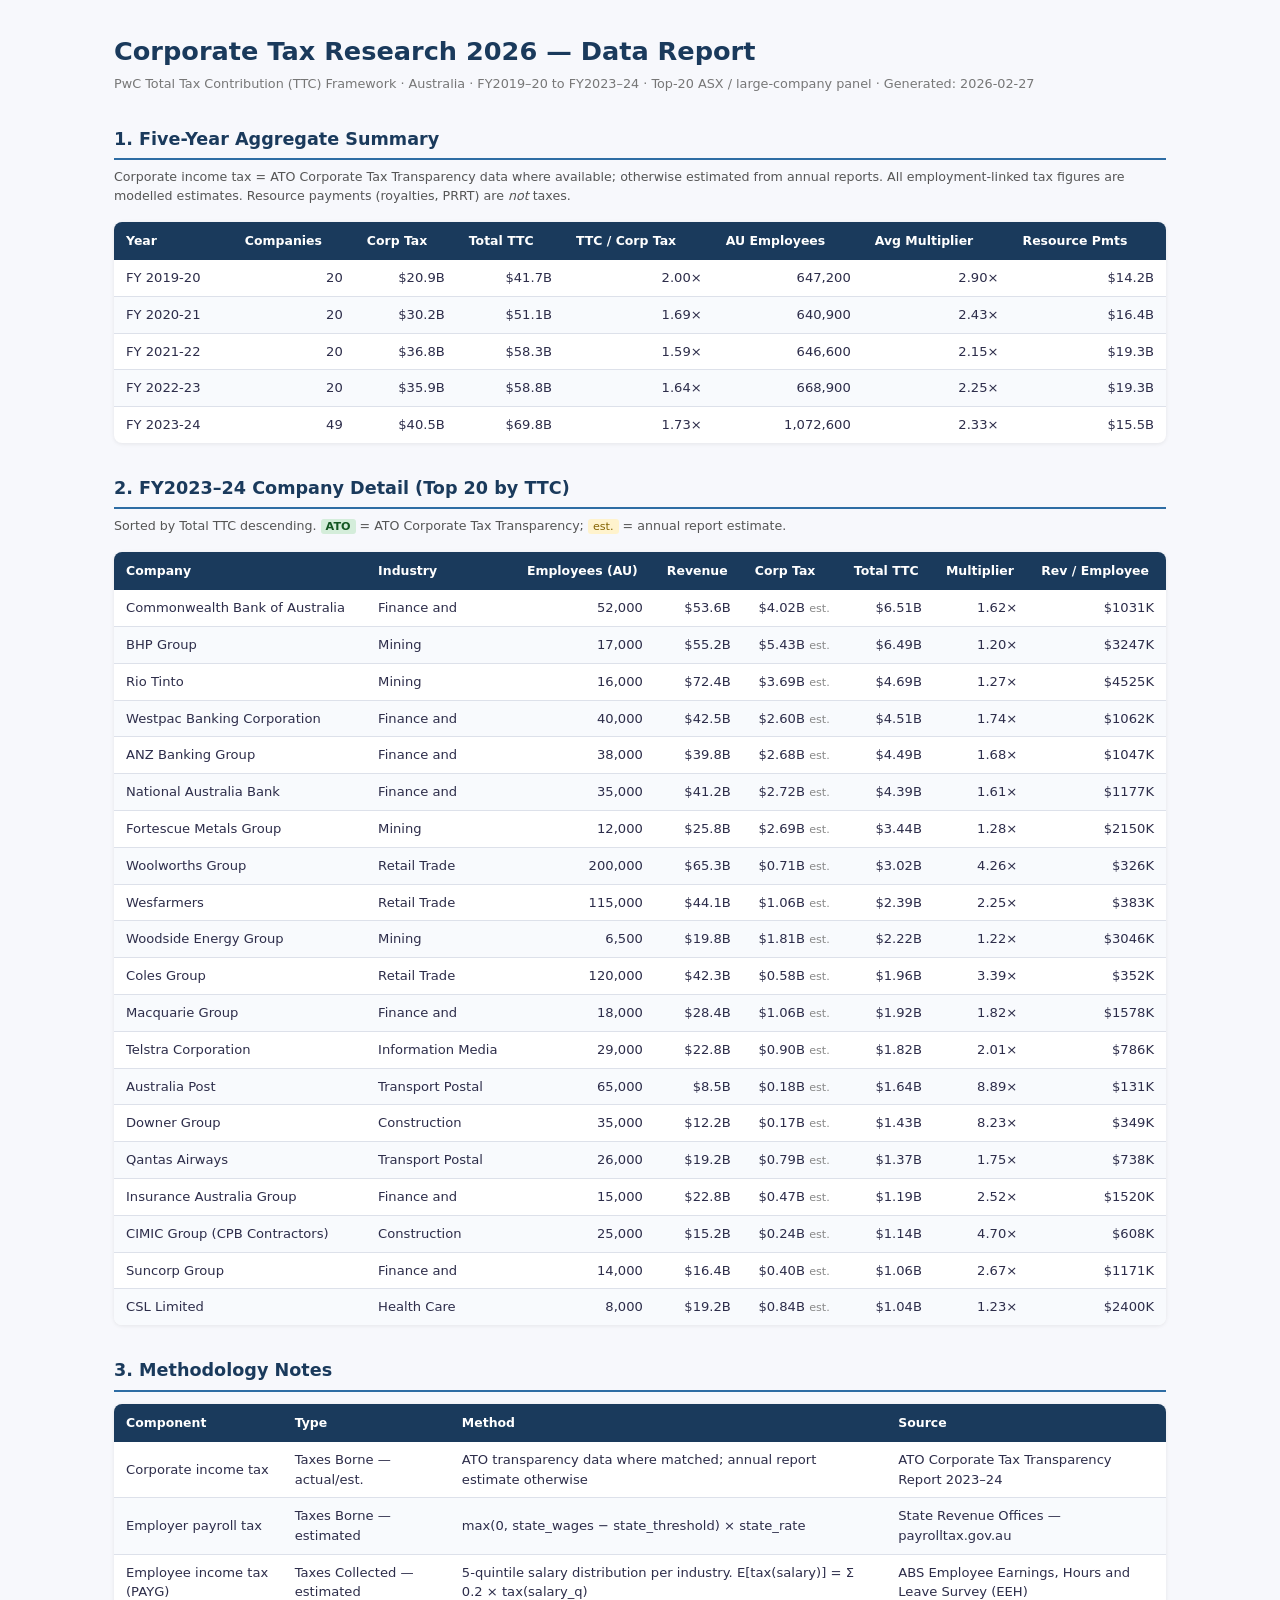
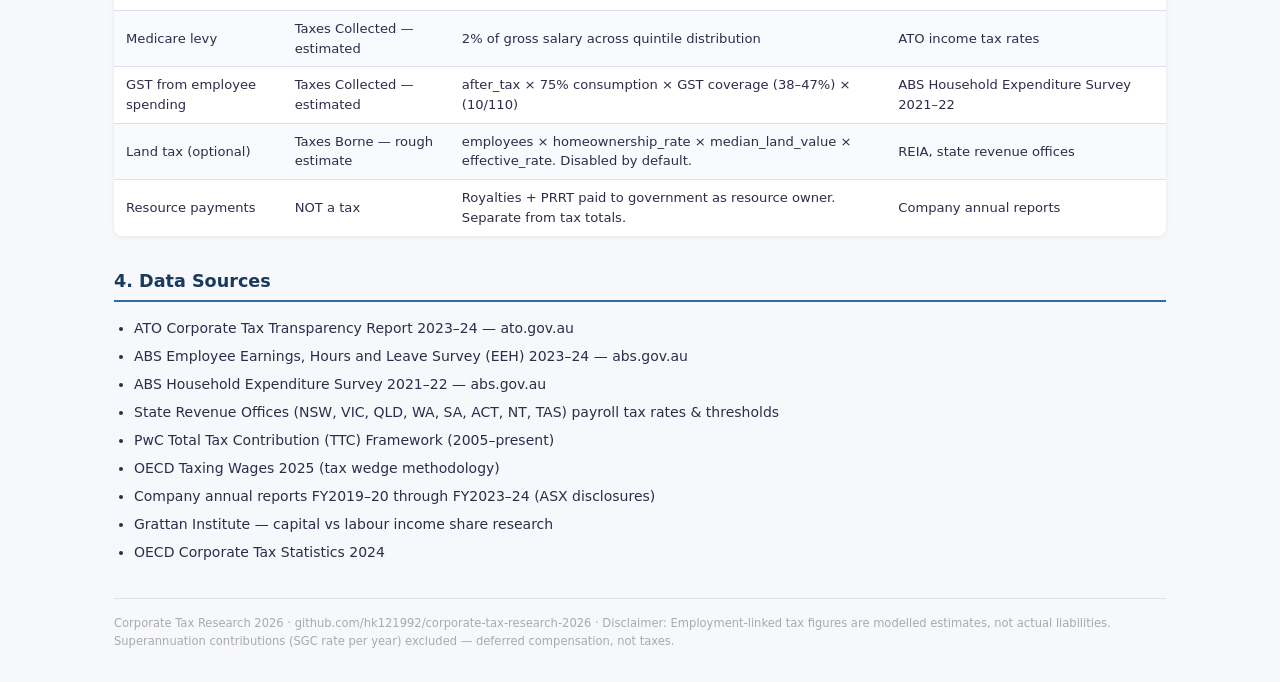
<file: docs/data_report.html>
<!DOCTYPE html>
<html lang="en">
<head>
<meta charset="UTF-8">
<meta name="viewport" content="width=device-width,initial-scale=1.0">
<title>Data Report &mdash; Corporate Tax Research 2026 &middot; Australia</title>
<style>
  :root { --navy:#1a3a5c; --blue:#2e6da4; --light:#f7f8fc; --border:#dde1ea; --text:#2d2d4a; }
  * { box-sizing: border-box; margin: 0; padding: 0; }
  body { font-family: system-ui, -apple-system, sans-serif; font-size: 14px;
         color: var(--text); background: var(--light); line-height: 1.5; }
  .page { max-width: 1100px; margin: 0 auto; padding: 2rem 1.5rem; }
  h1 { font-size: 1.6rem; color: var(--navy); margin-bottom: 0.25rem; }
  h2 { font-size: 1.1rem; color: var(--navy); margin: 2rem 0 0.75rem; padding-bottom: 0.4rem;
       border-bottom: 2px solid var(--blue); }
  .meta { font-size: 0.8rem; color: #777; margin-bottom: 1.5rem; }
  table { width: 100%; border-collapse: collapse; margin-bottom: 1.5rem;
          background: #fff; border-radius: 8px; overflow: hidden;
          box-shadow: 0 1px 4px rgba(0,0,0,0.08); }
  thead { background: var(--navy); color: #fff; }
  th { padding: 0.6rem 0.75rem; text-align: left; font-size: 0.78rem; font-weight: 600; }
  td { padding: 0.5rem 0.75rem; border-bottom: 1px solid var(--border); font-size: 0.82rem; }
  tr:last-child td { border-bottom: none; }
  tr:nth-child(even) { background: #f8fafd; }
  .num { text-align: right; font-variant-numeric: tabular-nums; }
  .src { color: #888; font-size: 0.7rem; }
  .section-note { font-size: 0.79rem; color: #555; margin: -0.25rem 0 1rem; }
  .badge-ato { background:#d4edda;color:#155724;padding:1px 5px;border-radius:3px;font-size:0.7rem;font-weight:700; }
  .badge-est { background:#fff3cd;color:#856404;padding:1px 5px;border-radius:3px;font-size:0.7rem; }
  footer { font-size: 0.72rem; color: #aaa; margin-top: 2rem; padding-top: 1rem;
           border-top: 1px solid var(--border); }
  ul { margin-left: 1.25rem; margin-bottom: 1rem; line-height: 2; }
  @media (max-width:700px) { th, td { padding: 0.4rem 0.5rem; font-size: 0.75rem; } }
</style>
</head>
<body>
<div class="page">

<h1>Corporate Tax Research 2026 &mdash; Data Report</h1>
<p class="meta">
  PwC Total Tax Contribution (TTC) Framework &middot;
  Australia &middot;
  FY2019&ndash;20 to FY2023&ndash;24 &middot;
  Top-20 ASX / large-company panel &middot;
  Generated: 2026-02-27
</p>

<h2>1. Five-Year Aggregate Summary</h2>
<p class="section-note">
  Corporate income tax = ATO Corporate Tax Transparency data where available; otherwise estimated from
  annual reports. All employment-linked tax figures are modelled estimates.
  Resource payments (royalties, PRRT) are <em>not</em> taxes.
</p>
<table>
  <thead>
    <tr>
      <th>Year</th><th>Companies</th><th>Corp Tax</th><th>Total TTC</th>
      <th>TTC / Corp Tax</th><th>AU Employees</th>
      <th>Avg Multiplier</th><th>Resource Pmts</th>
    </tr>
  </thead>
  <tbody><tr><td>FY 2019-20</td><td class='num'>20</td><td class='num'>$20.9B</td><td class='num'>$41.7B</td><td class='num'>2.00&times;</td><td class='num'>647,200</td><td class='num'>2.90&times;</td><td class='num'>$14.2B</td></tr>
<tr><td>FY 2020-21</td><td class='num'>20</td><td class='num'>$30.2B</td><td class='num'>$51.1B</td><td class='num'>1.69&times;</td><td class='num'>640,900</td><td class='num'>2.43&times;</td><td class='num'>$16.4B</td></tr>
<tr><td>FY 2021-22</td><td class='num'>20</td><td class='num'>$36.8B</td><td class='num'>$58.3B</td><td class='num'>1.59&times;</td><td class='num'>646,600</td><td class='num'>2.15&times;</td><td class='num'>$19.3B</td></tr>
<tr><td>FY 2022-23</td><td class='num'>20</td><td class='num'>$35.9B</td><td class='num'>$58.8B</td><td class='num'>1.64&times;</td><td class='num'>668,900</td><td class='num'>2.25&times;</td><td class='num'>$19.3B</td></tr>
<tr><td>FY 2023-24</td><td class='num'>49</td><td class='num'>$40.5B</td><td class='num'>$69.8B</td><td class='num'>1.73&times;</td><td class='num'>1,072,600</td><td class='num'>2.33&times;</td><td class='num'>$15.5B</td></tr>
</tbody>
</table>

<h2>2. FY2023&ndash;24 Company Detail (Top 20 by TTC)</h2>
<p class="section-note">
  Sorted by Total TTC descending. <span class="badge-ato">ATO</span> = ATO Corporate Tax Transparency;
  <span class="badge-est">est.</span> = annual report estimate.
</p>
<table>
  <thead>
    <tr>
      <th>Company</th><th>Industry</th><th>Employees (AU)</th>
      <th>Revenue</th><th>Corp Tax</th><th>Total TTC</th>
      <th>Multiplier</th><th>Rev / Employee</th>
    </tr>
  </thead>
  <tbody><tr><td>Commonwealth Bank of Australia</td><td>Finance and</td><td class='num'>52,000</td><td class='num'>$53.6B</td><td class='num'>$4.02B <small class='src'>est.</small></td><td class='num'>$6.51B</td><td class='num'>1.62&times;</td><td class='num'>$1031K</td></tr>
<tr><td>BHP Group</td><td>Mining</td><td class='num'>17,000</td><td class='num'>$55.2B</td><td class='num'>$5.43B <small class='src'>est.</small></td><td class='num'>$6.49B</td><td class='num'>1.20&times;</td><td class='num'>$3247K</td></tr>
<tr><td>Rio Tinto</td><td>Mining</td><td class='num'>16,000</td><td class='num'>$72.4B</td><td class='num'>$3.69B <small class='src'>est.</small></td><td class='num'>$4.69B</td><td class='num'>1.27&times;</td><td class='num'>$4525K</td></tr>
<tr><td>Westpac Banking Corporation</td><td>Finance and</td><td class='num'>40,000</td><td class='num'>$42.5B</td><td class='num'>$2.60B <small class='src'>est.</small></td><td class='num'>$4.51B</td><td class='num'>1.74&times;</td><td class='num'>$1062K</td></tr>
<tr><td>ANZ Banking Group</td><td>Finance and</td><td class='num'>38,000</td><td class='num'>$39.8B</td><td class='num'>$2.68B <small class='src'>est.</small></td><td class='num'>$4.49B</td><td class='num'>1.68&times;</td><td class='num'>$1047K</td></tr>
<tr><td>National Australia Bank</td><td>Finance and</td><td class='num'>35,000</td><td class='num'>$41.2B</td><td class='num'>$2.72B <small class='src'>est.</small></td><td class='num'>$4.39B</td><td class='num'>1.61&times;</td><td class='num'>$1177K</td></tr>
<tr><td>Fortescue Metals Group</td><td>Mining</td><td class='num'>12,000</td><td class='num'>$25.8B</td><td class='num'>$2.69B <small class='src'>est.</small></td><td class='num'>$3.44B</td><td class='num'>1.28&times;</td><td class='num'>$2150K</td></tr>
<tr><td>Woolworths Group</td><td>Retail Trade</td><td class='num'>200,000</td><td class='num'>$65.3B</td><td class='num'>$0.71B <small class='src'>est.</small></td><td class='num'>$3.02B</td><td class='num'>4.26&times;</td><td class='num'>$326K</td></tr>
<tr><td>Wesfarmers</td><td>Retail Trade</td><td class='num'>115,000</td><td class='num'>$44.1B</td><td class='num'>$1.06B <small class='src'>est.</small></td><td class='num'>$2.39B</td><td class='num'>2.25&times;</td><td class='num'>$383K</td></tr>
<tr><td>Woodside Energy Group</td><td>Mining</td><td class='num'>6,500</td><td class='num'>$19.8B</td><td class='num'>$1.81B <small class='src'>est.</small></td><td class='num'>$2.22B</td><td class='num'>1.22&times;</td><td class='num'>$3046K</td></tr>
<tr><td>Coles Group</td><td>Retail Trade</td><td class='num'>120,000</td><td class='num'>$42.3B</td><td class='num'>$0.58B <small class='src'>est.</small></td><td class='num'>$1.96B</td><td class='num'>3.39&times;</td><td class='num'>$352K</td></tr>
<tr><td>Macquarie Group</td><td>Finance and</td><td class='num'>18,000</td><td class='num'>$28.4B</td><td class='num'>$1.06B <small class='src'>est.</small></td><td class='num'>$1.92B</td><td class='num'>1.82&times;</td><td class='num'>$1578K</td></tr>
<tr><td>Telstra Corporation</td><td>Information Media</td><td class='num'>29,000</td><td class='num'>$22.8B</td><td class='num'>$0.90B <small class='src'>est.</small></td><td class='num'>$1.82B</td><td class='num'>2.01&times;</td><td class='num'>$786K</td></tr>
<tr><td>Australia Post</td><td>Transport Postal</td><td class='num'>65,000</td><td class='num'>$8.5B</td><td class='num'>$0.18B <small class='src'>est.</small></td><td class='num'>$1.64B</td><td class='num'>8.89&times;</td><td class='num'>$131K</td></tr>
<tr><td>Downer Group</td><td>Construction</td><td class='num'>35,000</td><td class='num'>$12.2B</td><td class='num'>$0.17B <small class='src'>est.</small></td><td class='num'>$1.43B</td><td class='num'>8.23&times;</td><td class='num'>$349K</td></tr>
<tr><td>Qantas Airways</td><td>Transport Postal</td><td class='num'>26,000</td><td class='num'>$19.2B</td><td class='num'>$0.79B <small class='src'>est.</small></td><td class='num'>$1.37B</td><td class='num'>1.75&times;</td><td class='num'>$738K</td></tr>
<tr><td>Insurance Australia Group</td><td>Finance and</td><td class='num'>15,000</td><td class='num'>$22.8B</td><td class='num'>$0.47B <small class='src'>est.</small></td><td class='num'>$1.19B</td><td class='num'>2.52&times;</td><td class='num'>$1520K</td></tr>
<tr><td>CIMIC Group (CPB Contractors)</td><td>Construction</td><td class='num'>25,000</td><td class='num'>$15.2B</td><td class='num'>$0.24B <small class='src'>est.</small></td><td class='num'>$1.14B</td><td class='num'>4.70&times;</td><td class='num'>$608K</td></tr>
<tr><td>Suncorp Group</td><td>Finance and</td><td class='num'>14,000</td><td class='num'>$16.4B</td><td class='num'>$0.40B <small class='src'>est.</small></td><td class='num'>$1.06B</td><td class='num'>2.67&times;</td><td class='num'>$1171K</td></tr>
<tr><td>CSL Limited</td><td>Health Care</td><td class='num'>8,000</td><td class='num'>$19.2B</td><td class='num'>$0.84B <small class='src'>est.</small></td><td class='num'>$1.04B</td><td class='num'>1.23&times;</td><td class='num'>$2400K</td></tr>
</tbody>
</table>

<h2>3. Methodology Notes</h2>
<table>
  <thead><tr><th>Component</th><th>Type</th><th>Method</th><th>Source</th></tr></thead>
  <tbody>
    <tr><td>Corporate income tax</td><td>Taxes Borne &mdash; actual/est.</td>
        <td>ATO transparency data where matched; annual report estimate otherwise</td>
        <td>ATO Corporate Tax Transparency Report 2023&ndash;24</td></tr>
    <tr><td>Employer payroll tax</td><td>Taxes Borne &mdash; estimated</td>
        <td>max(0, state_wages &minus; state_threshold) &times; state_rate</td>
        <td>State Revenue Offices &mdash; payrolltax.gov.au</td></tr>
    <tr><td>Employee income tax (PAYG)</td><td>Taxes Collected &mdash; estimated</td>
        <td>5-quintile salary distribution per industry. E[tax(salary)] = &Sigma; 0.2 &times; tax(salary_q)</td>
        <td>ABS Employee Earnings, Hours and Leave Survey (EEH)</td></tr>
    <tr><td>Medicare levy</td><td>Taxes Collected &mdash; estimated</td>
        <td>2% of gross salary across quintile distribution</td>
        <td>ATO income tax rates</td></tr>
    <tr><td>GST from employee spending</td><td>Taxes Collected &mdash; estimated</td>
        <td>after_tax &times; 75% consumption &times; GST coverage (38&ndash;47%) &times; (10/110)</td>
        <td>ABS Household Expenditure Survey 2021&ndash;22</td></tr>
    <tr><td>Land tax (optional)</td><td>Taxes Borne &mdash; rough estimate</td>
        <td>employees &times; homeownership_rate &times; median_land_value &times; effective_rate. Disabled by default.</td>
        <td>REIA, state revenue offices</td></tr>
    <tr><td>Resource payments</td><td>NOT a tax</td>
        <td>Royalties + PRRT paid to government as resource owner. Separate from tax totals.</td>
        <td>Company annual reports</td></tr>
</tbody>
</table>

<h2>4. Data Sources</h2>
<ul>
  <li>ATO Corporate Tax Transparency Report 2023&ndash;24 &mdash; ato.gov.au</li>
  <li>ABS Employee Earnings, Hours and Leave Survey (EEH) 2023&ndash;24 &mdash; abs.gov.au</li>
  <li>ABS Household Expenditure Survey 2021&ndash;22 &mdash; abs.gov.au</li>
  <li>State Revenue Offices (NSW, VIC, QLD, WA, SA, ACT, NT, TAS) payroll tax rates &amp; thresholds</li>
  <li>PwC Total Tax Contribution (TTC) Framework (2005&ndash;present)</li>
  <li>OECD Taxing Wages 2025 (tax wedge methodology)</li>
  <li>Company annual reports FY2019&ndash;20 through FY2023&ndash;24 (ASX disclosures)</li>
  <li>Grattan Institute &mdash; capital vs labour income share research</li>
  <li>OECD Corporate Tax Statistics 2024</li>
</ul>

<footer>
  Corporate Tax Research 2026 &middot;
  github.com/hk121992/corporate-tax-research-2026 &middot;
  Disclaimer: Employment-linked tax figures are modelled estimates, not actual liabilities.
  Superannuation contributions (SGC rate per year) excluded &mdash; deferred compensation, not taxes.
</footer>

</div>
</body>
</html>
</file>
<file: docs/style.css>
/* ====================================================================
   Corporate Tax Research 2026 — Web App Styles
   Design: clean, professional; dark header, white content, blue accents
   Mobile-first responsive layout
   ==================================================================== */

/* --- Reset & Base --- */
*, *::before, *::after { box-sizing: border-box; margin: 0; padding: 0; }

:root {
  --navy:       #0f2240;
  --navy-mid:   #1a3a5c;
  --blue:       #2e6da4;
  --blue-light: #4a9fd4;
  --green:      #3a9a5c;
  --amber:      #d4880e;
  --red:        #c0392b;
  --purple:     #8e44ad;
  --grey-50:    #f8f9fa;
  --grey-100:   #f1f3f5;
  --grey-200:   #e9ecef;
  --grey-300:   #dee2e6;
  --grey-500:   #adb5bd;
  --grey-700:   #495057;
  --grey-900:   #212529;
  --white:      #ffffff;
  --text:       #212529;
  --text-muted: #6c757d;
  --border:     #dee2e6;
  --shadow-sm:  0 1px 3px rgba(0,0,0,0.08);
  --shadow:     0 2px 8px rgba(0,0,0,0.12);
  --shadow-lg:  0 4px 20px rgba(0,0,0,0.16);
  --radius:     8px;
  --radius-lg:  12px;
  --transition: 0.2s ease;
  --font: -apple-system, BlinkMacSystemFont, 'Segoe UI', Roboto, 'Helvetica Neue', Arial, sans-serif;
  --font-mono:  'SFMono-Regular', 'Cascadia Code', Consolas, 'Liberation Mono', monospace;
}

html { font-size: 16px; scroll-behavior: smooth; }
body {
  font-family: var(--font);
  color: var(--text);
  background: var(--grey-50);
  line-height: 1.6;
}

a { color: var(--blue); text-decoration: none; }
a:hover { text-decoration: underline; }

/* --- Typography --- */
h1, h2, h3, h4 { line-height: 1.3; font-weight: 700; color: var(--grey-900); }
h1 { font-size: clamp(1.6rem, 4vw, 2.4rem); }
h2 { font-size: clamp(1.2rem, 3vw, 1.6rem); }
h3 { font-size: 1.15rem; }
h4 { font-size: 1rem; font-weight: 600; }
p  { margin-bottom: 0.75rem; }
p:last-child { margin-bottom: 0; }

/* --- Layout utilities --- */
.container { max-width: 1280px; margin: 0 auto; padding: 0 1.25rem; }
.sr-only { position: absolute; width: 1px; height: 1px; padding: 0; margin: -1px; overflow: hidden; clip: rect(0,0,0,0); border: 0; }

/* ====================================================================
   HEADER / HERO
   ==================================================================== */
.site-header {
  background: linear-gradient(135deg, var(--navy) 0%, #1a3a5c 60%, #1e4976 100%);
  color: var(--white);
  padding: 2.5rem 0 2rem;
}

.header-inner {
  display: flex;
  flex-direction: column;
  gap: 1rem;
}

.header-badge {
  display: inline-block;
  background: rgba(255,255,255,0.12);
  color: rgba(255,255,255,0.85);
  font-size: 0.75rem;
  font-weight: 600;
  letter-spacing: 0.08em;
  text-transform: uppercase;
  padding: 0.3rem 0.8rem;
  border-radius: 100px;
  width: fit-content;
}

.site-header h1 {
  color: var(--white);
  font-size: clamp(1.5rem, 4vw, 2.2rem);
  max-width: 760px;
}

.header-subtitle {
  color: rgba(255,255,255,0.8);
  font-size: 1.05rem;
  max-width: 720px;
  margin-bottom: 0;
  line-height: 1.7;
}

.header-stats {
  display: flex;
  flex-wrap: wrap;
  gap: 1.5rem;
  margin-top: 0.75rem;
}

.stat-pill {
  display: flex;
  flex-direction: column;
  background: rgba(255,255,255,0.08);
  border: 1px solid rgba(255,255,255,0.15);
  border-radius: var(--radius);
  padding: 0.6rem 1.1rem;
}
.stat-pill .stat-value {
  font-size: 1.4rem;
  font-weight: 700;
  color: var(--white);
  line-height: 1.2;
}
.stat-pill .stat-label {
  font-size: 0.72rem;
  color: rgba(255,255,255,0.65);
  letter-spacing: 0.04em;
  text-transform: uppercase;
  margin-top: 0.15rem;
}

/* ====================================================================
   METHODOLOGY BANNER (collapsible)
   ==================================================================== */
.methodology-banner {
  background: #e8f0f9;
  border-bottom: 1px solid #c5d8ef;
}

.methodology-toggle {
  width: 100%;
  background: none;
  border: none;
  cursor: pointer;
  display: flex;
  align-items: center;
  justify-content: space-between;
  padding: 0.85rem 1.25rem;
  font-size: 0.875rem;
  font-weight: 600;
  color: var(--navy-mid);
  gap: 0.5rem;
}

.methodology-toggle:hover { background: rgba(46,109,164,0.08); }
.methodology-toggle .toggle-icon { transition: transform var(--transition); font-size: 0.7rem; }
.methodology-toggle.open .toggle-icon { transform: rotate(180deg); }

.methodology-content {
  display: none;
  padding: 0.5rem 1.25rem 1.25rem;
  max-width: 1280px;
  margin: 0 auto;
}
.methodology-content.open { display: block; }

.method-grid {
  display: grid;
  grid-template-columns: repeat(auto-fit, minmax(260px, 1fr));
  gap: 1rem;
  margin-top: 0.75rem;
}

.method-card {
  background: var(--white);
  border: 1px solid var(--border);
  border-radius: var(--radius);
  padding: 1rem 1.1rem;
}
.method-card h4 { margin-bottom: 0.4rem; color: var(--navy-mid); }
.method-card p  { font-size: 0.83rem; color: var(--text-muted); margin-bottom: 0.3rem; }
.method-card code {
  display: block;
  background: var(--grey-100);
  padding: 0.4rem 0.6rem;
  border-radius: 4px;
  font-size: 0.78rem;
  font-family: var(--font-mono);
  color: var(--navy);
  margin-top: 0.4rem;
  white-space: pre-wrap;
  word-break: break-word;
}

/* ====================================================================
   CONTROLS PANEL
   ==================================================================== */
.controls-section {
  background: var(--white);
  border-bottom: 1px solid var(--border);
  position: sticky;
  top: 0;
  z-index: 100;
  box-shadow: var(--shadow-sm);
}

.controls-inner {
  display: flex;
  flex-wrap: wrap;
  align-items: flex-start;
  gap: 1.25rem;
  padding: 1rem 1.25rem;
  max-width: 1280px;
  margin: 0 auto;
}

.controls-group {
  display: flex;
  flex-direction: column;
  gap: 0.5rem;
  min-width: 180px;
}
.controls-group-label {
  font-size: 0.72rem;
  font-weight: 700;
  text-transform: uppercase;
  letter-spacing: 0.06em;
  color: var(--text-muted);
}

/* Toggle checkboxes — pill-shaped filter buttons */
.toggle-grid {
  display: flex;
  flex-direction: column;
  gap: 0.3rem;
  align-items: flex-start;
}

/* Each toggle is a coloured pill. --c is set inline on the <label>. */
.tax-toggle {
  display: inline-flex;
  align-items: center;
  cursor: pointer;
  font-size: 0.8rem;
  user-select: none;
  border-radius: 999px;
  border: 1.5px solid var(--c, #888);
  padding: 3px 11px;
  background: var(--c, #888);
  color: #fff;
  transition: filter 0.12s ease, opacity 0.12s ease, box-shadow 0.12s ease;
  white-space: nowrap;
}
/* OFF state: hollow pill, muted */
.tax-toggle:has(input:not(:checked)) {
  background: transparent;
  border-color: rgba(150,150,150,0.45);
  color: var(--text-muted);
  opacity: 0.55;
}
.tax-toggle:hover {
  opacity: 1 !important;
  filter: brightness(1.12);
  box-shadow: 0 2px 7px rgba(0,0,0,0.18);
}
.tax-toggle input[type="checkbox"] { display: none; }
.toggle-label { line-height: 1.3; }
.toggle-label .est-tag {
  font-size: 0.67rem;
  opacity: 0.8;
  font-style: italic;
  margin-left: 0.2rem;
}
.toggle-label .actual-tag {
  font-size: 0.67rem;
  font-weight: 700;
  opacity: 0.9;
  margin-left: 0.2rem;
}
.toggle-label .resource-tag {
  font-size: 0.67rem;
  font-weight: 600;
  font-style: italic;
  opacity: 0.85;
  margin-left: 0.2rem;
}
.resource-tag-sm {
  font-size: 0.65rem;
  color: #7b3f00;
  font-weight: 600;
  font-style: italic;
  margin-left: 0.2rem;
}
/* Visually separate the non-tax resource row */
.resource-toggle {
  margin-top: 0.2rem;
}
.resource-cell {
  color: #7b3f00;
  font-style: italic;
}
.resource-col-header {
  color: #7b3f00;
}
.method-card-resource {
  border-top: 3px solid #7b3f00;
  background: #fdf8f5;
}

/* Select dropdowns */
.controls-select {
  padding: 0.45rem 0.75rem;
  border: 1px solid var(--border);
  border-radius: var(--radius);
  font-size: 0.83rem;
  background: var(--grey-50);
  color: var(--text);
  cursor: pointer;
  appearance: none;
  background-image: url("data:image/svg+xml,%3Csvg xmlns='http://www.w3.org/2000/svg' width='12' height='8' viewBox='0 0 12 8'%3E%3Cpath d='M1 1l5 5 5-5' stroke='%23495057' stroke-width='1.5' fill='none'/%3E%3C/svg%3E");
  background-repeat: no-repeat;
  background-position: right 0.6rem center;
  padding-right: 2rem;
}
.controls-select:focus { outline: 2px solid var(--blue-light); }

/* Top-N slider */
.slider-row {
  display: flex;
  align-items: center;
  gap: 0.5rem;
}
.controls-slider {
  width: 110px;
  accent-color: var(--blue);
}
.slider-value {
  font-size: 0.83rem;
  font-weight: 600;
  color: var(--navy);
  min-width: 1.5rem;
}

/* Per-employee toggle button */
.view-toggle-group {
  display: flex;
  border: 1px solid var(--border);
  border-radius: var(--radius);
  overflow: hidden;
}
.view-btn {
  padding: 0.4rem 0.8rem;
  font-size: 0.8rem;
  font-weight: 600;
  background: var(--grey-50);
  border: none;
  cursor: pointer;
  color: var(--text-muted);
  transition: all var(--transition);
}
.view-btn.active {
  background: var(--navy);
  color: var(--white);
}

/* ====================================================================
   MAIN CONTENT
   ==================================================================== */
.main-content { padding: 1.5rem 0 3rem; }

/* Section wrapper */
.chart-section {
  background: var(--white);
  border: 1px solid var(--border);
  border-radius: var(--radius-lg);
  margin-bottom: 1.5rem;
  box-shadow: var(--shadow-sm);
  overflow: hidden;
}

.section-header {
  display: flex;
  align-items: flex-start;
  justify-content: space-between;
  padding: 1.25rem 1.5rem 1rem;
  border-bottom: 1px solid var(--grey-100);
  flex-wrap: wrap;
  gap: 0.75rem;
}

.section-header h2 {
  font-size: 1.05rem;
  font-weight: 700;
  color: var(--navy);
  margin: 0;
}
.section-desc {
  font-size: 0.83rem;
  color: var(--text-muted);
  margin: 0.25rem 0 0;
  max-width: 600px;
}

/* Expand methodology button */
.method-btn {
  background: none;
  border: 1px solid var(--border);
  border-radius: var(--radius);
  padding: 0.3rem 0.7rem;
  font-size: 0.75rem;
  color: var(--text-muted);
  cursor: pointer;
  white-space: nowrap;
  transition: all var(--transition);
}
.method-btn:hover { background: var(--grey-100); color: var(--text); }

.section-method {
  display: none;
  background: #f5f9ff;
  border-bottom: 1px solid #ddeeff;
  padding: 0.75rem 1.5rem;
  font-size: 0.8rem;
  color: var(--text-muted);
  line-height: 1.6;
}
.section-method.open { display: block; }
.section-method strong { color: var(--navy); }

.chart-body {
  padding: 1.25rem 1.5rem 1.5rem;
}

/* Chart canvas containers */
.chart-container {
  position: relative;
  width: 100%;
}
.chart-container-bar { height: 420px; }
.chart-container-scatter { height: 420px; }
.chart-container-wedge { height: 360px; }

/* ====================================================================
   DATA TABLE
   ==================================================================== */
.table-section {
  background: var(--white);
  border: 1px solid var(--border);
  border-radius: var(--radius-lg);
  box-shadow: var(--shadow-sm);
  overflow: hidden;
}

.table-header-row {
  display: flex;
  align-items: center;
  justify-content: space-between;
  padding: 1.25rem 1.5rem 1rem;
  border-bottom: 1px solid var(--grey-100);
  flex-wrap: wrap;
  gap: 0.75rem;
}

.table-actions {
  display: flex;
  gap: 0.5rem;
}

.btn {
  display: inline-flex;
  align-items: center;
  gap: 0.4rem;
  padding: 0.45rem 1rem;
  border-radius: var(--radius);
  font-size: 0.83rem;
  font-weight: 600;
  cursor: pointer;
  border: none;
  transition: all var(--transition);
}
.btn-primary { background: var(--navy); color: var(--white); }
.btn-primary:hover { background: var(--navy-mid); }
.btn-outline { background: var(--white); color: var(--text); border: 1px solid var(--border); }
.btn-outline:hover { background: var(--grey-100); }

.table-wrap {
  overflow-x: auto;
  -webkit-overflow-scrolling: touch;
}

.data-table {
  width: 100%;
  border-collapse: collapse;
  font-size: 0.825rem;
  min-width: 960px;
}

.data-table th {
  position: sticky;
  top: 0;
  background: var(--grey-50);
  text-align: left;
  padding: 0.6rem 0.75rem;
  font-size: 0.72rem;
  font-weight: 700;
  text-transform: uppercase;
  letter-spacing: 0.05em;
  color: var(--text-muted);
  border-bottom: 2px solid var(--border);
  white-space: nowrap;
  cursor: pointer;
  user-select: none;
}
.data-table th:hover { background: var(--grey-100); color: var(--navy); }
.data-table th.sorted { color: var(--navy); }
.data-table th .sort-arrow { margin-left: 0.3rem; opacity: 0.5; }
.data-table th.sorted .sort-arrow { opacity: 1; }

.data-table td {
  padding: 0.6rem 0.75rem;
  border-bottom: 1px solid var(--grey-100);
  vertical-align: middle;
  white-space: nowrap;
}

.data-table tr:hover td { background: var(--grey-50); }

.company-cell {
  white-space: normal;
  min-width: 160px;
  max-width: 220px;
}
.company-name { font-weight: 600; color: var(--navy); line-height: 1.3; }
.company-industry {
  font-size: 0.72rem;
  color: var(--text-muted);
  margin-top: 0.15rem;
}

.industry-pill {
  display: inline-block;
  font-size: 0.68rem;
  font-weight: 600;
  padding: 0.15rem 0.5rem;
  border-radius: 100px;
  white-space: nowrap;
}

/* Number formatting */
.num { text-align: right; font-variant-numeric: tabular-nums; }
.num-highlight { font-weight: 700; color: var(--navy); }

/* Multiplier bar */
.multiplier-cell { min-width: 120px; }
.multiplier-bar-wrap {
  display: flex;
  align-items: center;
  gap: 0.5rem;
}
.multiplier-bar {
  height: 8px;
  border-radius: 4px;
  background: var(--blue-light);
  min-width: 4px;
  transition: width var(--transition);
}
.multiplier-value { font-weight: 700; color: var(--navy); font-size: 0.83rem; white-space: nowrap; }

/* Data quality badge */
.badge {
  display: inline-block;
  font-size: 0.65rem;
  font-weight: 700;
  padding: 0.15rem 0.45rem;
  border-radius: 100px;
  text-transform: uppercase;
  letter-spacing: 0.04em;
}
.badge-actual { background: #d4edda; color: #155724; }
.badge-est    { background: #fff3cd; color: #856404; }

/* ====================================================================
   LEGEND
   ==================================================================== */
.chart-legend {
  display: flex;
  flex-wrap: wrap;
  gap: 0.6rem 1.2rem;
  padding: 0 1.5rem 1.25rem;
  font-size: 0.78rem;
}

.legend-item {
  display: flex;
  align-items: center;
  gap: 0.35rem;
  color: var(--text-muted);
}
.legend-swatch {
  width: 12px; height: 12px;
  border-radius: 3px;
  flex-shrink: 0;
}

/* ====================================================================
   KEY FINDINGS / INSIGHT BOX
   ==================================================================== */
.insight-grid {
  display: grid;
  grid-template-columns: repeat(auto-fit, minmax(220px, 1fr));
  gap: 1rem;
  padding: 1.25rem 1.5rem;
  border-bottom: 1px solid var(--grey-100);
}

.insight-card {
  background: var(--grey-50);
  border: 1px solid var(--grey-200);
  border-radius: var(--radius);
  padding: 1rem 1.1rem;
}
.insight-card .insight-value {
  font-size: 1.8rem;
  font-weight: 800;
  color: var(--navy);
  line-height: 1;
}
.insight-card .insight-label {
  font-size: 0.8rem;
  color: var(--text-muted);
  margin-top: 0.3rem;
  line-height: 1.4;
}
.insight-card.highlight {
  background: #e8f0f9;
  border-color: #c5d8ef;
}
.insight-card.highlight .insight-value { color: var(--navy); }

/* ====================================================================
   FOOTER / SOURCES
   ==================================================================== */
.site-footer {
  background: var(--navy);
  color: rgba(255,255,255,0.75);
  padding: 2.5rem 0;
  margin-top: 2rem;
}

.footer-inner {
  max-width: 1280px;
  margin: 0 auto;
  padding: 0 1.25rem;
}

.footer-inner h3 {
  color: var(--white);
  font-size: 0.9rem;
  margin-bottom: 0.75rem;
}

.sources-list {
  list-style: none;
  font-size: 0.8rem;
  line-height: 1.8;
}
.sources-list li { color: rgba(255,255,255,0.65); }
.sources-list a { color: rgba(100,160,220,0.9); }

.footer-disclaimer {
  margin-top: 1.5rem;
  padding-top: 1.5rem;
  border-top: 1px solid rgba(255,255,255,0.12);
  font-size: 0.75rem;
  color: rgba(255,255,255,0.45);
  line-height: 1.7;
}

/* ====================================================================
   LOADING STATE
   ==================================================================== */
.loading-overlay {
  display: flex;
  flex-direction: column;
  align-items: center;
  justify-content: center;
  padding: 4rem 2rem;
  gap: 1rem;
  color: var(--text-muted);
}
.spinner {
  width: 36px; height: 36px;
  border: 3px solid var(--grey-200);
  border-top-color: var(--blue);
  border-radius: 50%;
  animation: spin 0.75s linear infinite;
}
@keyframes spin { to { transform: rotate(360deg); } }

/* ====================================================================
   TOOLTIP (custom)
   ==================================================================== */
[data-tooltip] {
  position: relative;
  cursor: help;
}
[data-tooltip]::after {
  content: attr(data-tooltip);
  position: absolute;
  bottom: calc(100% + 6px);
  left: 50%;
  transform: translateX(-50%);
  background: var(--grey-900);
  color: var(--white);
  font-size: 0.72rem;
  padding: 0.4rem 0.6rem;
  border-radius: 4px;
  white-space: pre-line;
  max-width: 240px;
  text-align: center;
  line-height: 1.4;
  pointer-events: none;
  opacity: 0;
  z-index: 999;
  transition: opacity 0.15s ease;
}
[data-tooltip]:hover::after { opacity: 1; }

/* ====================================================================
   INDUSTRY COLOUR PILLS
   ==================================================================== */
.industry-Mining         { background: #fef3cd; color: #7d4e00; }
.industry-Finance        { background: #d4edda; color: #0d4a24; }
.industry-Retail         { background: #cce5ff; color: #004085; }
.industry-Health         { background: #f8d7da; color: #721c24; }
.industry-Tech           { background: #e2d9f3; color: #432874; }
.industry-Transport      { background: #d1ecf1; color: #0c5460; }
.industry-Construction   { background: #ffdbc9; color: #7c3a00; }
.industry-Energy         { background: #e8f5d0; color: #3a5a00; }
.industry-Property       { background: #f5e6fa; color: #5a1a6e; }
.industry-Other          { background: var(--grey-200); color: var(--grey-700); }

/* ====================================================================
   MOBILE CONTROLS TOGGLE (hidden on desktop)
   ==================================================================== */
.controls-mobile-toggle {
  display: none;
}

/* ====================================================================
   RESPONSIVE — tablet (≤ 768px)
   ==================================================================== */
@media (max-width: 768px) {
  /* --- Header --- */
  .site-header { padding: 1.25rem 0 1rem; }
  .site-header h1 { font-size: 1.35rem; line-height: 1.3; }
  .header-subtitle { font-size: 0.88rem; line-height: 1.6; }
  .header-stats { gap: 0.6rem; flex-wrap: wrap; }
  .stat-pill { padding: 0.45rem 0.8rem; }
  .stat-pill .stat-value { font-size: 1.2rem; }
  .stat-pill .stat-label { font-size: 0.68rem; }

  /* --- Methodology banner --- */
  .methodology-toggle { font-size: 0.82rem; }

  /* --- Controls: mobile collapse toggle --- */
  .controls-mobile-toggle {
    display: flex;
    width: 100%;
    align-items: center;
    justify-content: space-between;
    padding: 0.65rem 1rem;
    background: none;
    border: none;
    border-bottom: 1px solid var(--border);
    font-size: 0.82rem;
    font-weight: 700;
    color: var(--navy);
    cursor: pointer;
    -webkit-tap-highlight-color: transparent;
  }
  .controls-mobile-toggle:active { background: var(--grey-100); }
  .controls-toggle-icon { transition: transform 0.2s ease; font-size: 0.65rem; }
  .controls-mobile-toggle[aria-expanded="true"] .controls-toggle-icon {
    transform: rotate(180deg);
  }

  /* Controls body: hidden until user taps the toggle */
  .controls-body {
    overflow: hidden;
    max-height: 0;
    transition: max-height 0.28s ease;
  }
  .controls-body.controls-open {
    max-height: 1200px;
  }

  /* Controls inner layout */
  .controls-inner { flex-direction: column; gap: 0; padding: 0; }
  .controls-group {
    min-width: 100%;
    padding: 0.75rem 1rem;
    border-bottom: 1px solid var(--grey-100);
    gap: 0.4rem;
  }
  .controls-group:last-child { border-bottom: none; }

  /* Toggle grid */
  .toggle-grid { gap: 0.4rem; }
  .tax-toggle { padding: 0.35rem 0.7rem; font-size: 0.77rem; }

  /* Charts */
  .chart-body { padding: 0.75rem; }
  .chart-container-bar     { height: 260px; }
  .chart-container-scatter { height: 260px; }
  .chart-container-trend   { height: 240px; }
  .chart-section { margin-bottom: 1rem; }
  .section-header { flex-direction: column; gap: 0.5rem; }
  .section-header h2 { font-size: 1rem; }
  .section-desc { font-size: 0.82rem; }

  /* Key findings grid: 2 columns */
  .insight-grid { grid-template-columns: 1fr 1fr; padding: 0.75rem; gap: 0.6rem; }
  .insight-card { padding: 0.7rem 0.8rem; }
  .insight-card .insight-value { font-size: 1.25rem; }
  .insight-card .insight-label { font-size: 0.72rem; }

  /* Data table: horizontal scroll + sticky first column */
  .table-wrap { overflow-x: auto; -webkit-overflow-scrolling: touch; max-width: 100vw; }
  .data-table { min-width: 660px; font-size: 0.78rem; }
  .data-table th, .data-table td { padding: 0.45rem 0.55rem; }
  .company-cell { min-width: 120px; max-width: 140px; }
  .company-name { font-size: 0.78rem; white-space: normal; word-break: break-word; }
  .data-table thead th:first-child,
  .data-table tbody td:first-child {
    position: sticky;
    left: 0;
    background: #fff;
    z-index: 2;
    box-shadow: 2px 0 4px rgba(0,0,0,0.06);
  }
  .data-table thead th:first-child { background: var(--navy); }
  /* Hide resource payments column (least important on small screens) */
  .resource-col-header, .resource-cell { display: none; }

  /* Callouts */
  .callout-row { flex-direction: column; gap: 0.75rem; padding-bottom: 1rem; }
  .callout { max-width: 100%; padding: 0.8rem 0.9rem; }
  .callout-text { font-size: 0.79rem; }

  /* Footer */
  .site-footer { padding: 1.5rem 0; }
  .sources-list { font-size: 0.78rem; }
  .footer-disclaimer { font-size: 0.74rem; }
  .footer-experimental { font-size: 0.76rem; }
}

/* ====================================================================
   RESPONSIVE — phone (≤ 480px)
   ==================================================================== */
@media (max-width: 480px) {
  .site-header { padding: 1rem 0 0.75rem; }
  .site-header h1 { font-size: 1.15rem; }
  /* Hide verbose subtitle on small phones — title + stats are enough */
  .header-subtitle { font-size: 0.82rem; line-height: 1.5; }
  .stat-pill .stat-value { font-size: 1.05rem; }
  .stat-pill .stat-label { font-size: 0.63rem; }

  .insight-grid { grid-template-columns: 1fr 1fr; padding: 0.6rem; gap: 0.5rem; }
  .insight-card .insight-value { font-size: 1.05rem; }

  .chart-container-bar     { height: 230px; }
  .chart-container-scatter { height: 220px; }
  .chart-container-trend   { height: 200px; }

  .year-btn { padding: 0.3rem 0.5rem; font-size: 0.72rem; }

  /* Hide multiplier bar column on small phones (saves width for essential columns) */
  .multiplier-cell, .data-table th:has(span[data-sort-arrow]) { display: none; }
  .table-section .table-header-row { flex-direction: column; gap: 0.5rem; }
}

/* ====================================================================
   PRINT
   ==================================================================== */
@media print {
  .controls-section,
  .methodology-banner,
  .btn,
  .method-btn,
  .site-footer { display: none !important; }
  .chart-section, .table-section { box-shadow: none; border: 1px solid #ccc; }
  body { background: white; }
}

/* ====================================================================
   YEAR SELECTOR
   ==================================================================== */
.year-selector {
  display: flex;
  flex-wrap: wrap;
  gap: 0.35rem;
}

.year-btn {
  padding: 0.35rem 0.7rem;
  border: 1.5px solid var(--navy);
  border-radius: 6px;
  background: transparent;
  color: var(--navy);
  font-size: 0.78rem;
  font-weight: 600;
  cursor: pointer;
  transition: background 0.15s, color 0.15s, transform 0.1s;
  line-height: 1.3;
}

.year-btn:hover {
  background: var(--navy);
  color: #fff;
  transform: translateY(-1px);
}

.year-btn.active {
  background: var(--navy);
  color: #fff;
  box-shadow: 0 2px 6px rgba(26,58,92,0.35);
}

.year-action-row {
  display: flex;
  gap: 0.5rem;
  margin-top: 0.5rem;
}

.action-link-btn {
  background: none;
  border: 1.5px solid #8899bb;
  border-radius: 6px;
  color: #5567aa;
  font-size: 0.75rem;
  font-weight: 600;
  padding: 0.28rem 0.7rem;
  cursor: pointer;
  transition: border-color 0.15s, color 0.15s;
}

.action-link-btn:hover {
  border-color: var(--navy);
  color: var(--navy);
}

/* ====================================================================
   NARRATIVE CALLOUTS
   ==================================================================== */
.callout-row {
  display: flex;
  flex-wrap: wrap;
  gap: 1rem;
  padding: 0 0 1.5rem;
}

.callout {
  display: flex;
  gap: 0.85rem;
  align-items: flex-start;
  padding: 1rem 1.1rem;
  border-radius: 10px;
  flex: 1 1 320px;
  max-width: 560px;
  box-shadow: 0 2px 8px rgba(0,0,0,0.07);
  animation: callout-in 0.35s ease;
}

@keyframes callout-in {
  from { opacity: 0; transform: translateY(6px); }
  to   { opacity: 1; transform: translateY(0); }
}

.callout-insight {
  background: #f0f7ff;
  border-left: 4px solid #2e6da4;
}

.callout-warning {
  background: #fff8e8;
  border-left: 4px solid #d4880e;
}

.callout-icon {
  font-size: 1.4rem;
  flex-shrink: 0;
  line-height: 1;
  padding-top: 0.1rem;
}

.callout-title {
  font-weight: 700;
  font-size: 0.85rem;
  color: var(--navy);
  margin-bottom: 0.3rem;
}

.callout-text {
  font-size: 0.82rem;
  color: #3a3a5a;
  line-height: 1.5;
}

/* ====================================================================
   TREND CHART
   ==================================================================== */
.chart-container-trend {
  height: 340px;
}

/* ====================================================================
   PRESENTATION OVERLAY (base — fully styled by presentation.js)
   ==================================================================== */
#presentation-overlay {
  position: fixed;
  inset: 0;
  z-index: 9000;
  background: #0e1b2e;
  color: #fff;
  display: flex;
  flex-direction: column;
  align-items: center;
  justify-content: center;
}

#presentation-overlay[hidden] {
  display: none !important;
}

/* ====================================================================
   EXPERIMENTAL PROJECT NOTICE
   ==================================================================== */
.footer-experimental {
  margin-top: 1rem;
  padding: 0.6rem 1rem;
  background: rgba(255,255,255,0.07);
  border-left: 3px solid rgba(100,160,220,0.5);
  border-radius: 0 4px 4px 0;
  font-size: 0.8rem;
  color: rgba(200,220,240,0.8);
  letter-spacing: 0.01em;
}

.footer-experimental strong {
  color: rgba(100,180,255,0.95);
}
</file>
